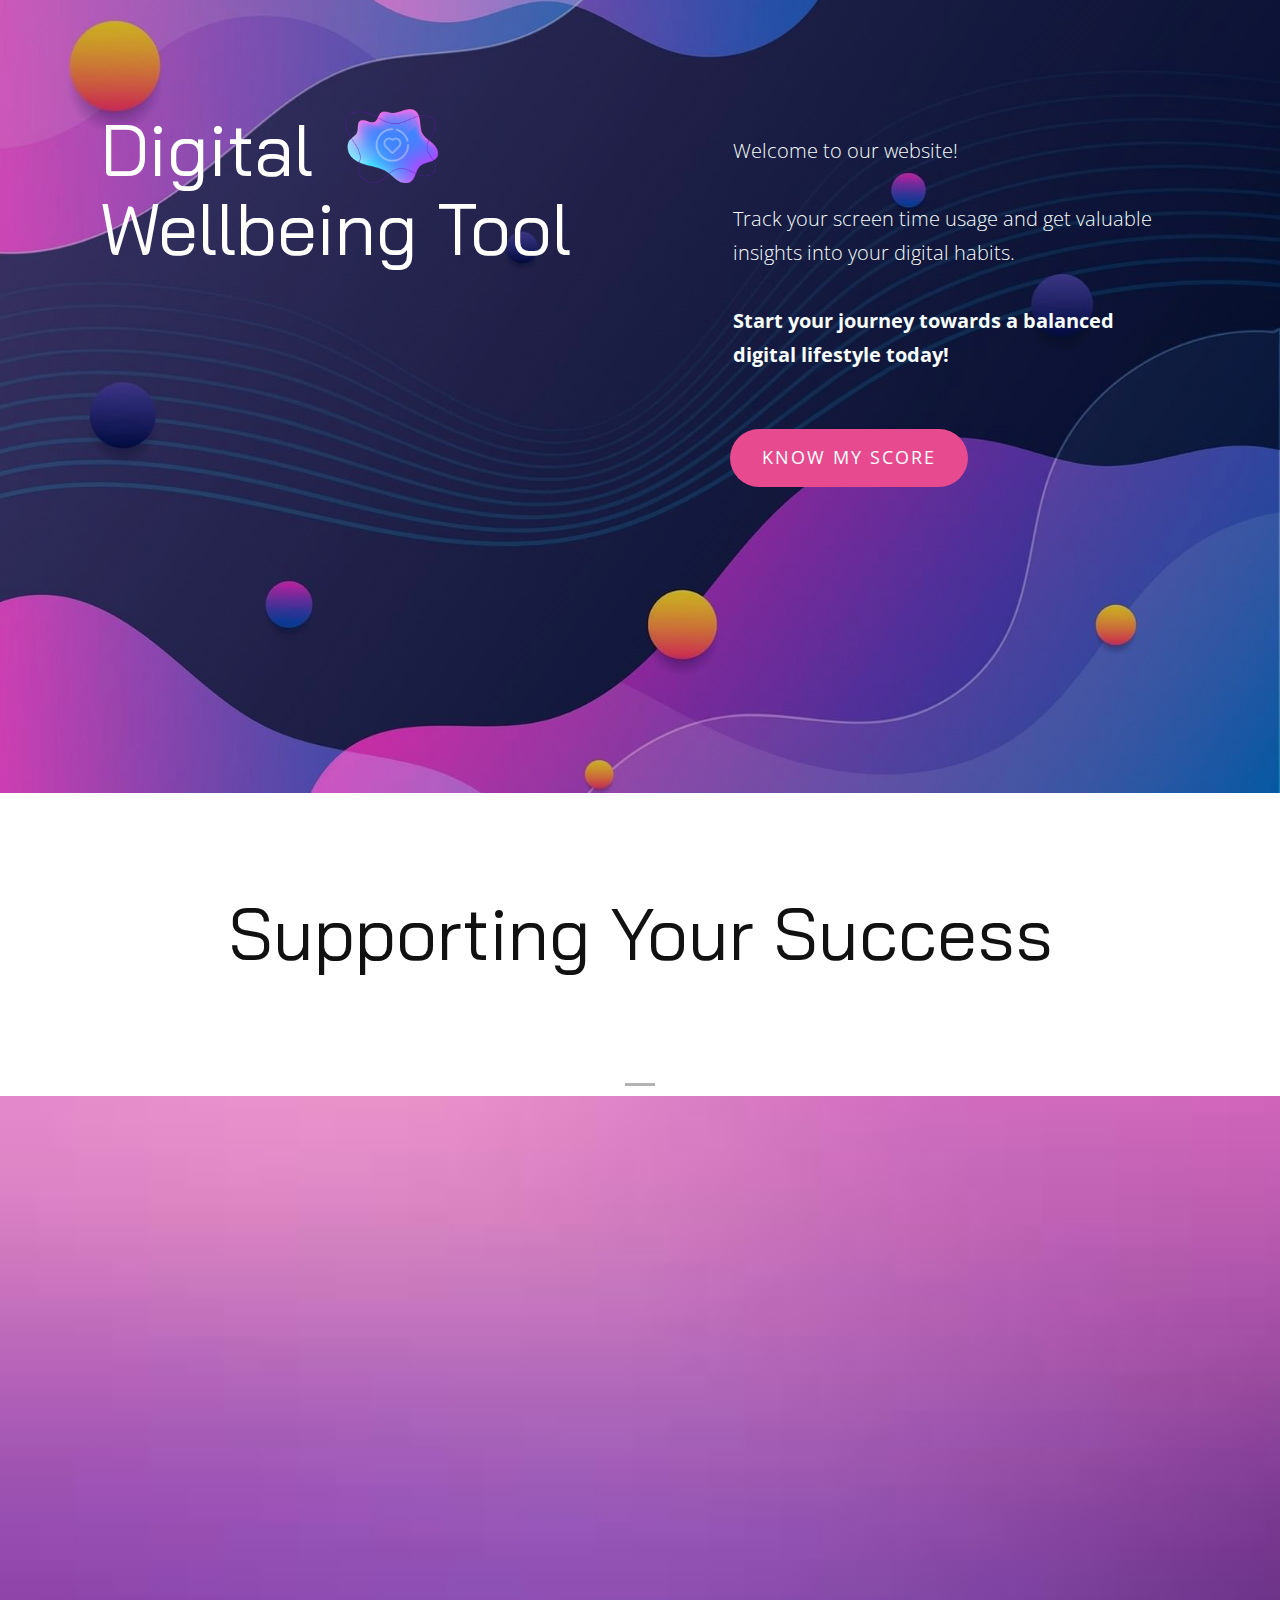
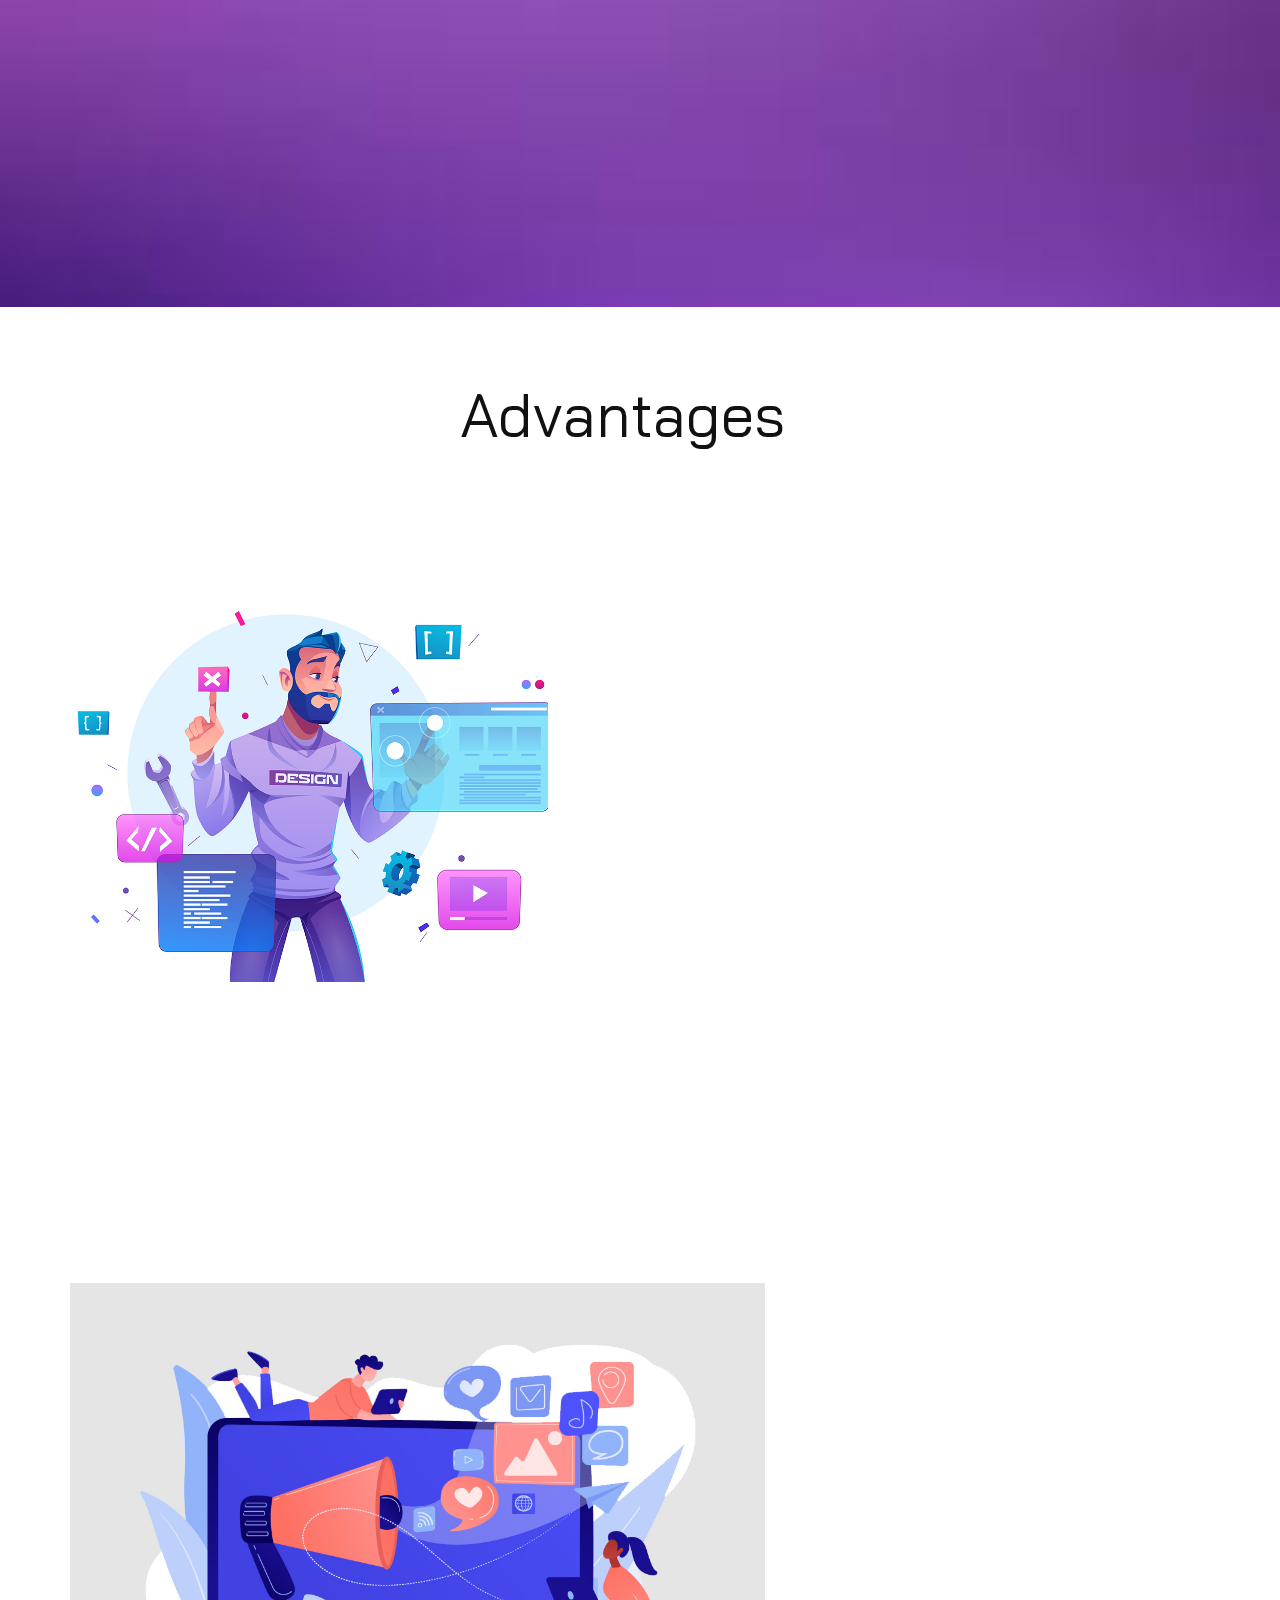
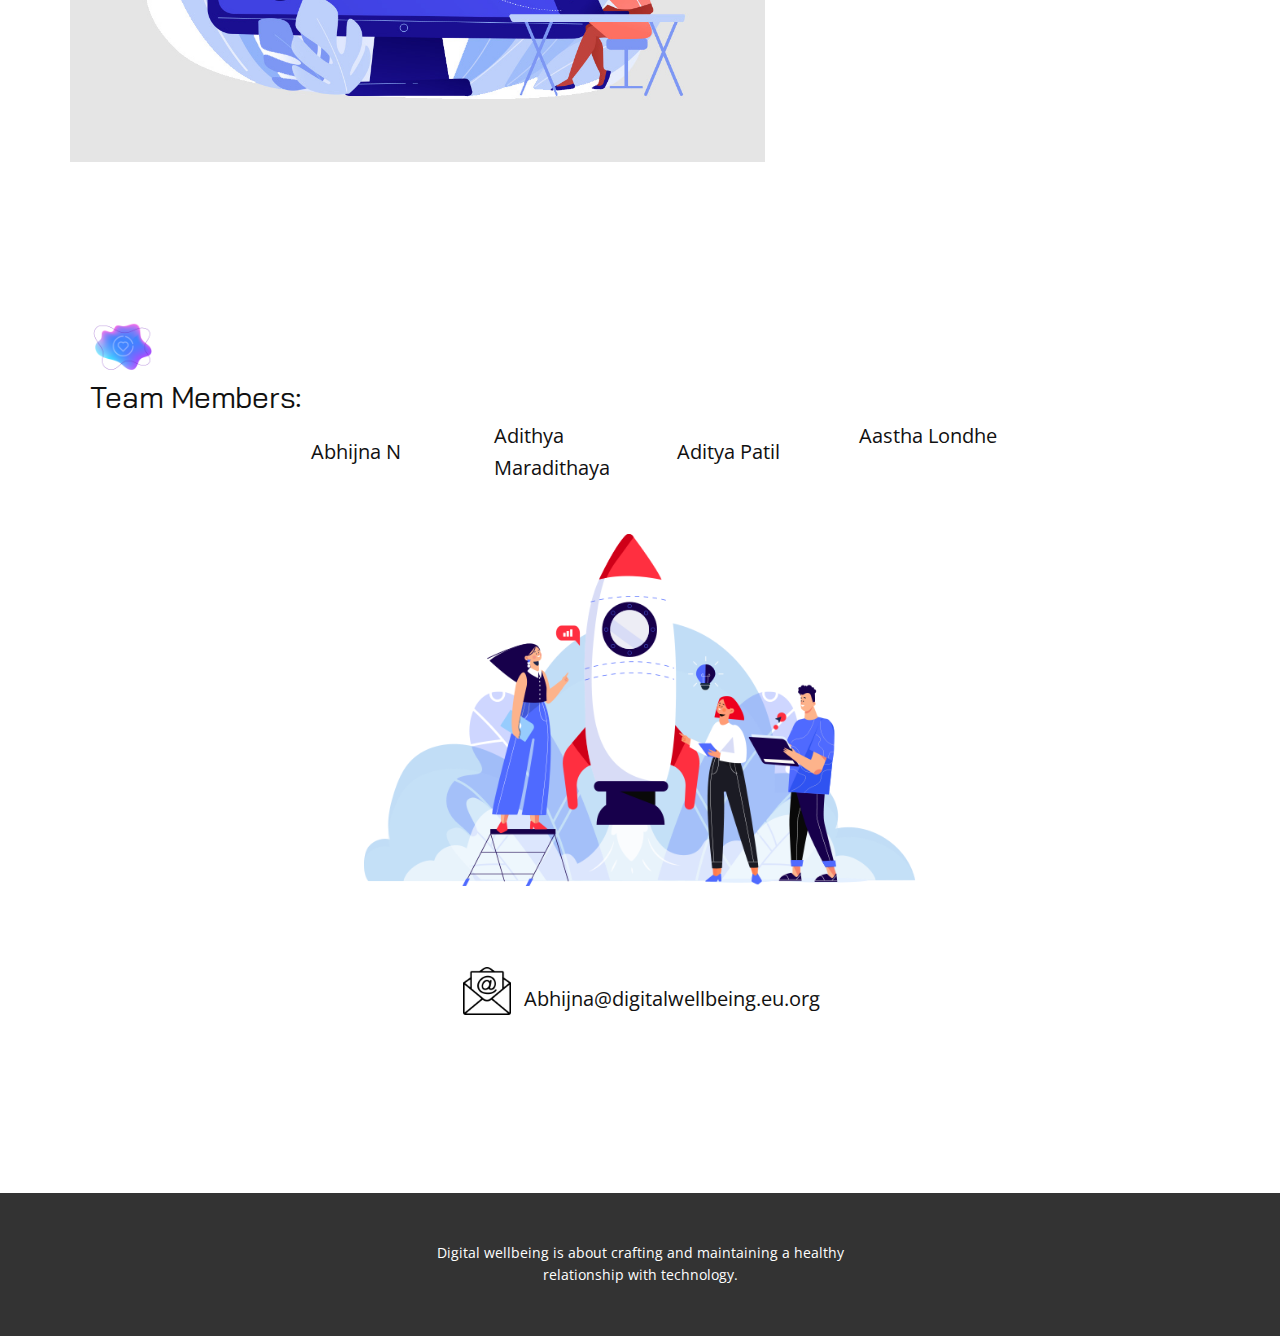
<file: index.html>
<!DOCTYPE html>
<html style="font-size: 16px;" lang="en"><head>
    <meta name="viewport" content="width=device-width, initial-scale=1.0">
    <meta charset="utf-8">
    <meta name="keywords" content="We live to turn great ideas, Key Features, What We Do, Our Portfolio">
    <meta name="description" content="">
    <title>DIGITAL WELLBEING</title>
    <link rel="stylesheet" href="css/nicepage.css" media="screen">
<link rel="stylesheet" href="css/Landing-page.css" media="screen">
    <script class="u-script" type="text/javascript" src="js/jquery.js" defer=""></script>
    <script class="u-script" type="text/javascript" src="js/nicepage.js" defer=""></script>
    
    <link id="u-theme-google-font" rel="stylesheet" href="https://fonts.googleapis.com/css?family=Open+Sans:300,300i,400,400i,500,500i,600,600i,700,700i,800,800i|Bai+Jamjuree:200,200i,300,300i,400,400i,500,500i,600,600i,700,700i">
    <link id="u-page-google-font" rel="stylesheet" href="https://fonts.googleapis.com/css?family=Bai+Jamjuree:200,200i,300,300i,400,400i,500,500i,600,600i,700,700i">







    <script type="application/ld+json">{
		"@context": "http://schema.org",
		"@type": "Organization",
		"name": "Site1"
}</script>
    <meta name="theme-color" content="#e84a90">
    <meta property="og:title" content="Landing page">
    <meta property="og:type" content="website">
  <meta data-intl-tel-input-cdn-path="intlTelInput/"></head>
  <body class="u-body u-overlap u-xl-mode" data-lang="en"><header class="u-align-center-sm u-align-center-xs u-clearfix u-header u-header" id="sec-dd13"><div class="u-clearfix u-sheet u-sheet-1">
        <img class="u-image u-image-contain u-image-default u-preserve-proportions u-image-1" src="images/Untitled18_202304141447132.png" alt="" data-image-width="1280" data-image-height="1280">
        <p class="u-text u-text-palette-5-light-3 u-text-1">Welcome to our website!<br>
          <br>Track your screen time usage and get valuable insights into your digital habits.<br>
          <br><b>Start your journey towards a balanced digital lifestyle today!</b>
        </p>
      </div></header>
    <section class="u-clearfix u-image u-shading u-section-1" id="carousel_b893">
      <div class="u-clearfix u-sheet u-sheet-1">
        <div class="u-clearfix u-expanded-width u-gutter-0 u-layout-spacing-vertical u-layout-wrap u-layout-wrap-1">
          <div class="u-gutter-0 u-layout">
            <div class="u-layout-row">
              <div class="u-size-34-lg u-size-34-xl u-size-35-md u-size-35-sm u-size-35-xs">
                <div class="u-layout-col">
                  <div class="u-container-style u-layout-cell u-left-cell u-size-30 u-layout-cell-1">
                    <div class="u-container-layout u-container-layout-1">
                      <h1 class="u-custom-font u-text u-title u-text-1">Digital Wellbeing Tool</h1>
                    </div>
                  </div>
                  <div class="u-align-left u-container-style u-layout-cell u-left-cell u-size-30 u-layout-cell-2">
                    <div class="u-container-layout u-valign-bottom-xl u-container-layout-2"></div>
                  </div>
                </div>
              </div>
              <div class="u-size-25-md u-size-25-sm u-size-25-xs u-size-26-lg u-size-26-xl">
                <div class="u-layout-row">
                  <div class="u-align-left u-container-style u-layout-cell u-right-cell u-size-60 u-layout-cell-3">
                    <div class="u-container-layout u-container-layout-3">
                      <a href="Input-page.html" class="u-border-none u-btn u-btn-round u-button-style u-color-scheme-summer-time u-color-style-multicolor-1 u-palette-1-base u-radius-50 u-btn-1">know my score</a>
                    </div>
                  </div>
                </div>
              </div>
            </div>
          </div>
        </div>
      </div>
    </section>
    <section class="u-carousel u-slide u-block-0fe7-1" id="carousel_13b1" data-interval="5000" data-u-ride="carousel">
      <ol class="u-absolute-hcenter u-carousel-indicators u-block-0fe7-2">
        <li data-u-target="#carousel_13b1" class="u-active u-grey-30" data-u-slide-to="0"></li>
      </ol>
      <div class="u-carousel-inner" role="listbox">
        <div class="u-active u-align-center u-carousel-item u-clearfix u-section-2-1">
          <div class="u-clearfix u-sheet u-sheet-1">
            <h1 class="u-text u-title u-text-1" data-animation-name="customAnimationIn" data-animation-duration="2000" data-animation-direction="Left">Supporting Your Success</h1>
          </div>
        </div>
      </div>
      <a class="u-absolute-vcenter u-border-2 u-border-hover-palette-1-light-2 u-border-palette-1-base u-carousel-control u-carousel-control-prev u-hidden u-icon-circle u-text-grey-30 u-text-hover-palette-1-light-2 u-block-0fe7-3" href="#carousel_13b1" role="button" data-u-slide="prev">
        <span aria-hidden="true">
          <svg class="u-svg-link" viewBox="0 0 477.175 477.175"><path d="M145.188,238.575l215.5-215.5c5.3-5.3,5.3-13.8,0-19.1s-13.8-5.3-19.1,0l-225.1,225.1c-5.3,5.3-5.3,13.8,0,19.1l225.1,225
                    c2.6,2.6,6.1,4,9.5,4s6.9-1.3,9.5-4c5.3-5.3,5.3-13.8,0-19.1L145.188,238.575z"></path></svg>
        </span>
        <span class="sr-only">Previous</span>
      </a>
      <a class="u-absolute-vcenter u-border-2 u-border-hover-palette-1-light-2 u-border-palette-1-base u-carousel-control u-carousel-control-next u-hidden u-icon-circle u-text-grey-30 u-text-hover-palette-1-light-2 u-block-0fe7-4" href="#carousel_13b1" role="button" data-u-slide="next">
        <span aria-hidden="true">
          <svg class="u-svg-link" viewBox="0 0 477.175 477.175"><path d="M360.731,229.075l-225.1-225.1c-5.3-5.3-13.8-5.3-19.1,0s-5.3,13.8,0,19.1l215.5,215.5l-215.5,215.5
                    c-5.3,5.3-5.3,13.8,0,19.1c2.6,2.6,6.1,4,9.5,4c3.4,0,6.9-1.3,9.5-4l225.1-225.1C365.931,242.875,365.931,234.275,360.731,229.075z"></path></svg>
        </span>
        <span class="sr-only">Next</span>
      </a>
    </section>
    <section class="u-align-center u-clearfix u-image u-section-3" id="carousel_42c4" data-image-width="275" data-image-height="183">
      <div class="u-clearfix u-sheet u-valign-middle-md u-valign-middle-sm u-valign-middle-xs u-sheet-1">
        <p class="u-align-left u-large-text u-text u-text-default u-text-variant u-text-1" data-animation-name="customAnimationIn" data-animation-duration="1000">This website is a platform for tracking and supervising a student's digital habit.&nbsp;<br>
          <br>Spending too much time infront of a screen can have a negative effect on academic achievement, mental health, and general wellbeing.<br>&nbsp;<br>Our digital wellbeing tool lets student input how much time they spend on screens and creates a customised scorecard.
        </p>
        <h3 class="u-align-left u-text u-text-2" data-animation-name="customAnimationIn" data-animation-duration="1000">Features</h3>
        <ul class="u-align-left u-text u-text-3" data-animation-name="customAnimationIn" data-animation-duration="1000">
          <li>A method for users to input their daily screen usage time </li>
          <li>A system for assigning users a score based on their screen time</li>
          <li>Recommendations for enhancing digital wellbeing based on the user's score</li>
        </ul>
      </div>
    </section>
    <section class="skrollable u-align-center u-clearfix u-hidden-xs u-image u-lightbox u-parallax u-section-4" id="carousel_b13d" data-image-width="275" data-image-height="183">






      <h2 class="u-align-center u-text u-text-default u-text-1">Advantages</h2>
      <div class="u-list u-list-1">
        <div class="u-repeater u-repeater-1">
          <div class="u-container-style u-hover-feature u-list-item u-repeater-item u-shape-rectangle u-list-item-1">
            <div class="u-container-layout u-similar-container u-valign-top-lg u-valign-top-md u-valign-top-sm u-valign-top-xs u-container-layout-1"><span class="u-custom-item u-icon u-text-white u-icon-1"><svg class="u-svg-link" preserveAspectRatio="xMidYMin slice" viewBox="0 0 51.997 51.997" style=""><use xmlns:xlink="http://www.w3.org/1999/xlink" xlink:href="#svg-ec98"></use></svg><svg class="u-svg-content" viewBox="0 0 51.997 51.997" x="0px" y="0px" id="svg-ec98" style="enable-background:new 0 0 51.997 51.997;"><g><path d="M51.911,16.242C51.152,7.888,45.239,1.827,37.839,1.827c-4.93,0-9.444,2.653-11.984,6.905
		c-2.517-4.307-6.846-6.906-11.697-6.906c-7.399,0-13.313,6.061-14.071,14.415c-0.06,0.369-0.306,2.311,0.442,5.478
		c1.078,4.568,3.568,8.723,7.199,12.013l18.115,16.439l18.426-16.438c3.631-3.291,6.121-7.445,7.199-12.014
		C52.216,18.553,51.97,16.611,51.911,16.242z M49.521,21.261c-0.984,4.172-3.265,7.973-6.59,10.985L25.855,47.481L9.072,32.25
		c-3.331-3.018-5.611-6.818-6.596-10.99c-0.708-2.997-0.417-4.69-0.416-4.701l0.015-0.101C2.725,9.139,7.806,3.826,14.158,3.826
		c4.687,0,8.813,2.88,10.771,7.515l0.921,2.183l0.921-2.183c1.927-4.564,6.271-7.514,11.069-7.514
		c6.351,0,11.433,5.313,12.096,12.727C49.938,16.57,50.229,18.264,49.521,21.261z"></path>
</g></svg></span>
              <p class="u-small-text u-text u-text-variant u-text-white u-text-2">Improved Physical health</p>
            </div>
          </div>
          <div class="u-container-style u-hover-feature u-list-item u-repeater-item u-shape-rectangle u-list-item-2">
            <div class="u-container-layout u-similar-container u-valign-top-lg u-valign-top-md u-valign-top-sm u-valign-top-xs u-container-layout-2"><span class="u-custom-item u-file-icon u-icon u-text-white u-icon-2"><img src="images/2.png" alt=""></span>
              <p class="u-small-text u-text u-text-variant u-text-white u-text-3">Improved Mental health</p>
            </div>
          </div>
          <div class="u-container-style u-hover-feature u-list-item u-repeater-item u-shape-rectangle u-list-item-3">
            <div class="u-container-layout u-similar-container u-valign-top-lg u-valign-top-md u-valign-top-sm u-valign-top-xs u-container-layout-3"><span class="u-custom-item u-file-icon u-icon u-text-white u-icon-3"><img src="images/3.png" alt=""></span>
              <p class="u-small-text u-text u-text-variant u-text-white u-text-4">Increased Productivity<br>
              </p>
            </div>
          </div>
          <div class="u-container-style u-hover-feature u-list-item u-repeater-item u-shape-rectangle u-list-item-4">
            <div class="u-container-layout u-similar-container u-valign-top-lg u-valign-top-md u-valign-top-sm u-valign-top-xs u-container-layout-4"><span class="u-custom-item u-file-icon u-icon u-text-white u-icon-4"><img src="images/8890394-371806ba.png" alt=""></span>
              <p class="u-small-text u-text u-text-variant u-text-white u-text-5">Enhanced Relationships<br>
                <br>
              </p>
            </div>
          </div>
        </div>
      </div>
      <img alt="" class="u-image u-image-default u-image-1" src="images/ffff.jpg" data-image-width="1200" data-image-height="800">
    </section>
    <section class="u-clearfix u-section-5" id="carousel_2b1c">
      <div class="u-clearfix u-sheet u-valign-middle-md u-valign-middle-sm u-sheet-1">
        <img class="u-image u-image-1" src="images/s.jpg" data-image-width="1158" data-image-height="818">
        <div class="u-gradient u-shape u-shape-circle u-shape-1" data-animation-name="customAnimationIn" data-animation-duration="1000" data-animation-delay="0"></div>
        <div class="u-align-left u-container-style u-grey-5 u-group u-group-1" data-animation-name="customAnimationIn" data-animation-duration="1000">
          <div class="u-container-layout u-container-layout-1">
            <h3 class="u-text u-text-1">About Us</h3>
            <p class="u-text u-text-2">We’re a group of interns who took up digital welbeing as our project topic and created this simple yet effective digital wellbeing tool.<br>
              <br>We hope more people realise the importance of digital wellbeing and work towards achieving a digitally healthy life.
            </p>
          </div>
        </div>
      </div>
    </section>
    <section class="skrollable u-align-center u-clearfix u-image u-parallax u-section-6" id="carousel_64ac" data-image-width="275" data-image-height="183">
      <div class="u-clearfix u-sheet u-sheet-1">
        <img class="u-image u-image-contain u-image-default u-preserve-proportions u-image-1" src="images/Untitled18_202304141447132.png" alt="" data-image-width="1280" data-image-height="1280">
        <h5 class="u-text u-text-1"> &nbsp;Team Members:&nbsp; </h5>
        <div class="u-list u-list-1">
          <div class="u-repeater u-repeater-1">
            <div class="u-container-style u-list-item u-repeater-item">
              <div class="u-container-layout u-similar-container u-valign-bottom-xs u-valign-middle-lg u-valign-middle-md u-valign-middle-sm u-valign-middle-xl u-container-layout-1">
                <p class="u-custom-item u-hover-feature u-large-text u-text u-text-variant u-text-2">Abhijna N</p>
              </div>
            </div>
            <div class="u-container-style u-list-item u-repeater-item">
              <div class="u-container-layout u-similar-container u-valign-bottom-xs u-valign-middle-lg u-valign-middle-md u-valign-middle-sm u-valign-middle-xl u-container-layout-2">
                <p class="u-custom-item u-hover-feature u-large-text u-text u-text-variant u-text-3">Adithya Maradithaya</p>
              </div>
            </div>
            <div class="u-container-style u-list-item u-repeater-item">
              <div class="u-container-layout u-similar-container u-valign-bottom-xs u-valign-middle-lg u-valign-middle-md u-valign-middle-sm u-valign-middle-xl u-container-layout-3">
                <p class="u-custom-item u-hover-feature u-large-text u-text u-text-variant u-text-4">Aditya Patil</p>
              </div>
            </div>
            <div class="u-container-style u-list-item u-repeater-item">
              <div class="u-container-layout u-similar-container u-valign-bottom-xs u-valign-middle-lg u-valign-middle-md u-valign-middle-sm u-valign-middle-xl u-container-layout-4">
                <p class="u-custom-item u-hover-feature u-large-text u-text u-text-variant u-text-5">Aastha Londhe<br>
                  <br>
                </p>
              </div>
            </div>
          </div>
        </div>
        <img class="u-image u-image-contain u-image-default u-image-2" src="images/Untitled-2.png" alt="" data-image-width="688" data-image-height="432"><span class="u-file-icon u-icon u-icon-1"><img src="images/2165061.png" alt=""></span>
        <p class="u-large-text u-text u-text-default u-text-variant u-text-6">Abhijna@digitalwellbeing.eu.org</p>
      </div>




    </section>


    <footer class="u-align-center u-clearfix u-footer u-grey-80 u-footer" id="sec-5185"><div class="u-clearfix u-sheet u-sheet-1">
        <p class="u-small-text u-text u-text-variant u-text-1">Digital wellbeing is about crafting and maintaining a healthy relationship with technology.</p>
      </div></footer>
    <span style="height: 64px; width: 64px; margin-left: 0px; margin-right: auto; margin-top: 0px; background-image: none; right: 20px; bottom: 20px; padding: 15px" class="u-back-to-top u-icon u-icon-circle u-opacity u-opacity-85 u-palette-1-base" data-href="#">
        <svg class="u-svg-link" preserveAspectRatio="xMidYMin slice" viewBox="0 0 551.13 551.13"><use xmlns:xlink="http://www.w3.org/1999/xlink" xlink:href="#svg-1d98"></use></svg>
        <svg class="u-svg-content" enable-background="new 0 0 551.13 551.13" viewBox="0 0 551.13 551.13" xmlns="http://www.w3.org/2000/svg" id="svg-1d98"><path d="m275.565 189.451 223.897 223.897h51.668l-275.565-275.565-275.565 275.565h51.668z"></path></svg>
    </span>

</body></html>
</file>
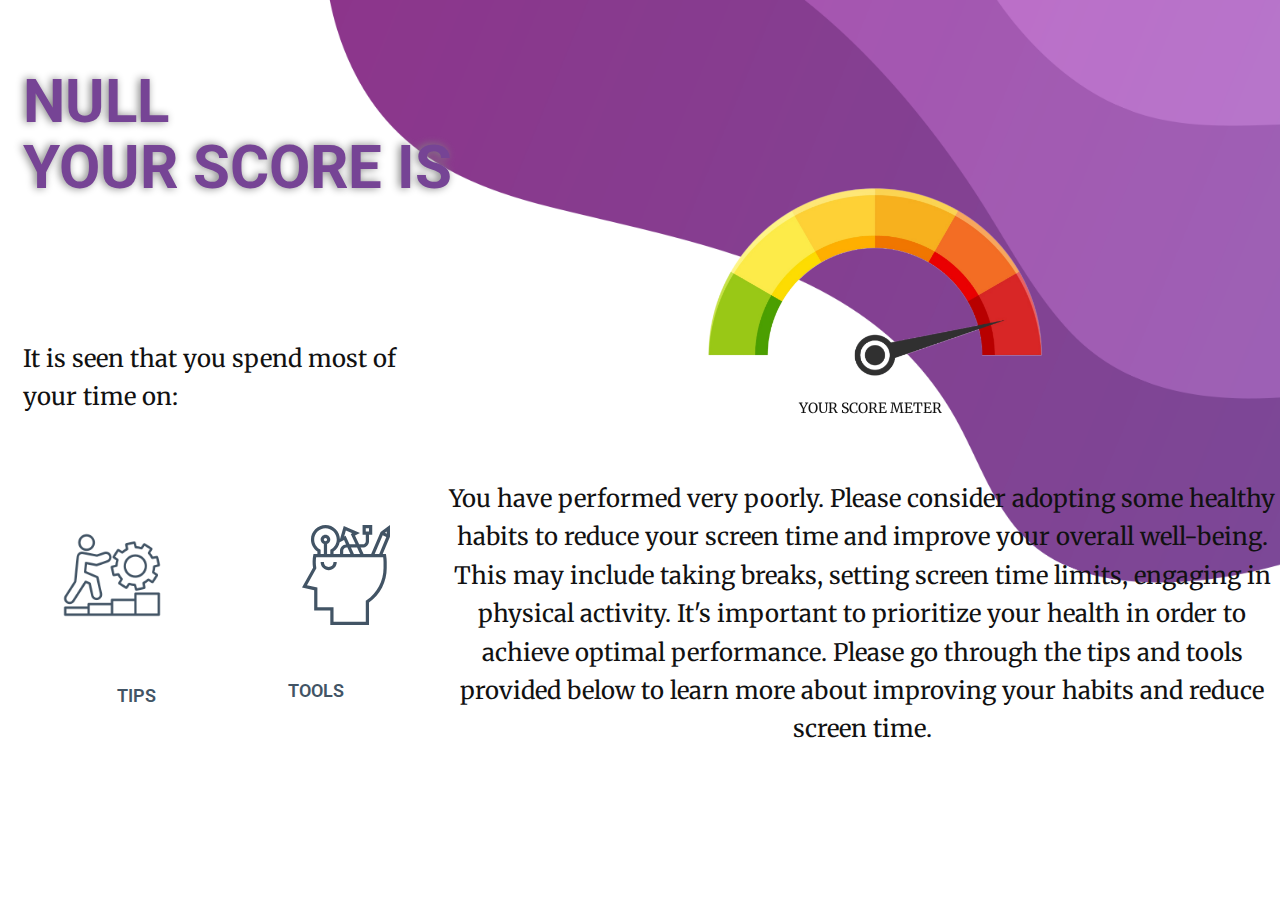
<file: 0.html>
<!DOCTYPE html>
<html style="font-size: 16px;" lang="en"><head>
    <meta name="viewport" content="width=device-width, initial-scale=1.0">
    <meta charset="utf-8">

    <title>SCORE</title>
    <link rel="stylesheet" href="css/score.css" media="screen">
    <link rel="stylesheet" href="css/media.css" media="screen">
    <script class="u-script" type="text/javascript" src="js/jquery_score.js" defer=""></script>
    <script class="u-script" type="text/javascript" src="js/score.js" defer=""></script>

    <link id="u-theme-google-font" rel="stylesheet" href="https://fonts.googleapis.com/css?family=Roboto:100,100i,300,300i,400,400i,500,500i,700,700i,900,900i|Open+Sans:300,300i,400,400i,500,500i,600,600i,700,700i,800,800i">
    <link id="u-page-google-font" rel="stylesheet" href="https://fonts.googleapis.com/css?family=Merriweather:300,300i,400,400i,700,700i,900,900i">



    <meta name="theme-color" content="#478ac9">
    <meta property="og:title" content="10">
    <meta property="og:type" content="website">
  <meta data-intl-tel-input-cdn-path="intlTelInput/"></head>
  <body class="u-body u-xl-mode" data-lang="en">
    <section class="u-align-center u-clearfix u-image u-section-1" id="carousel_c3b3">






      <div class="u-clearfix u-gutter-0 u-layout-wrap u-layout-wrap-1">
        <div class="u-gutter-0 u-layout">
          <div class="u-layout-row">
            <div class="u-size-60">
              <div class="u-layout-col">
                <div class="u-size-40">
                  <div class="u-layout-row">
                    <div class="u-align-left u-container-style u-layout-cell u-left-cell u-size-60 u-layout-cell-1">
                      <div class="u-container-layout u-container-layout-1">
                        <h1 class="u-hover-feature u-radius-10 u-text u-text-custom-color-1 u-title u-text-1"><span id="name"></span><br>YOUR SCORE IS&nbsp;<br>&nbsp; &nbsp; &nbsp; &nbsp; &nbsp; &nbsp;<span id="score"></span>
                        </h1>
                        <p class="u-large-text u-text u-text-default-xl u-text-variant u-text-2">It is seen that you spend most of your time on:<div class="category"><ul id="categories"></ul></div></p>

                        <script>
                          var name = localStorage.getItem("name");
                          var score = localStorage.getItem("score");
                          var categories = localStorage.getItem("categories");
                          document.getElementById("name").innerHTML = name;
                          document.getElementById("score").innerHTML = score;
                          var categoriesList = document.getElementById("categories");
                          categories = JSON.parse(categories); // convert string to array
                          for (var i = 0; i < categories.length; i++) {
                            var category = categories[i];
                            var listItem = document.createElement("li");
                            listItem.innerHTML = category;
                            categoriesList.appendChild(listItem);
                          }
                        </script>
                      </div>
                    </div>
                  </div>
                </div>
                <div class="u-size-20">
                  <div class="u-layout-row">
                    <div class="u-align-center u-container-style u-layout-cell u-left-cell u-size-28 u-layout-cell-2">
                      <div class="u-container-layout u-container-layout-2">
                        <span class="u-file-icon u-hover-feature u-icon u-text-palette-1-dark-2 u-icon-1" data-href="Improvement-tips.html" data-target="_blank">
                          <img src="images/9482916-93a401cc.png" alt=""></span>
                          <h5 class="u-hover-feature u-text u-text-3">
                          <a class="u-active-none u-btn u-button-link u-button-style u-hover-feature u-hover-none u-none u-text-palette-1-dark-2 u-btn-1" href="Improvement-tips.html" target="_blank">‏‏‎‏‏‎‏‏‎‏‏‎<div class="tip">TIPS</div></a>
                          </h5>
                      </div>
                    </div>
                    <div class="u-align-center u-container-style u-layout-cell u-size-32 u-layout-cell-3">
                      <div class="u-container-layout u-container-layout-3"><span class="u-hover-feature u-icon u-icon-circle u-text-palette-1-dark-2 u-icon-2" data-href="Help-tools.html" data-target="_blank"><svg class="u-svg-link" preserveAspectRatio="xMidYMin slice" viewBox="0 0 295.238 295.238" style=""><use xmlns:xlink="http://www.w3.org/1999/xlink" xlink:href="#svg-c8c9"></use></svg><svg class="u-svg-content" viewBox="0 0 295.238 295.238" x="0px" y="0px" id="svg-c8c9" style="enable-background:new 0 0 295.238 295.238;"><g><g><g><path d="M277.462,0.09l-27.681,20.72l-27.838,64.905h-22.386l-8.79-19.048h5.743c10.505,0,19.048-8.452,19.048-18.957V28.571     h9.524V0H196.51v28.571h9.524V47.71c0,5.248-4.271,9.433-9.524,9.433h-10.138L174.2,30.81l14.581-7.267L141.038,3.095     l-11.224,39.281c-0.305-23.371-19.386-42.29-42.829-42.29c-23.633,0-42.857,19.224-42.857,42.857     c0,14.281,7.233,27.676,19.048,35.595v7.176H51.643L50.9,89.619c-2.314,12.005-2.529,24.343-0.638,36.648l-32.486,57.905     l35.876,8.195v60.014h47.619v42.857h114.286v-66.357c33.333-23.581,52.371-61.495,52.343-101.943l0.01-17.371     c0-6.548-0.605-13.276-1.824-19.905l-0.705-3.948h-9.348l21.429-51.338V0.09z M206.033,19.138V9.614h9.524v9.524H206.033z      M189.067,85.714h-18.062l-8.657-19.048h17.929L189.067,85.714z M147.219,16.119l18.929,8.11l-4.467,2.19l14.2,30.724h-17.862     l-11.605-25.471l-4.262,2.152L147.219,16.119z M160.543,85.715h-21.176v-9.433c0-5.252,4.271-9.614,9.524-9.614h2.995v-0.001     L160.543,85.715z M141.843,44.652l5.776,12.71c-9.905,0.667-17.776,8.848-17.776,18.919v9.433h-19.048v-7.176     c9.529-6.386,15.995-16.352,18.176-27.452L141.843,44.652z M53.653,42.948c0-18.376,14.957-33.333,33.333-33.333     c18.376,0,33.333,14.957,33.333,33.333c0,11.829-6.39,22.881-16.671,28.838l-2.376,1.371v12.557h-9.524V56.352     c5.529-1.971,9.524-7.21,9.524-13.41c0-7.876-6.41-14.286-14.286-14.286c-7.876,0-14.286,6.411-14.286,14.287     c0,6.2,3.995,11.438,9.524,13.41v29.362H72.7V73.157l-2.376-1.376C60.043,65.824,53.653,54.776,53.653,42.948z M86.986,47.71     c-2.629,0-4.762-2.139-4.762-4.762c0-2.629,2.133-4.762,4.762-4.762c2.629,0,4.762,2.133,4.762,4.762S89.615,47.71,86.986,47.71z      M257.366,95.239c0.691,4.761,1.039,9.59,1.039,14.285l0.01,17.405c0.029,38.148-18.795,73.871-50.286,95.552l-2.095,1.429     v61.805h-95.238v-42.857h-47.62v-58.086l-30.862-7.043l27.876-49.7l-0.271-1.7c-1.771-10.419-1.871-21.567-0.333-31.09h3.59     h47.619H257.366z M245.714,85.714H232.3l23.738-55.343l10.557,5.257L245.714,85.714z M267.938,25.714l-5.267-2.633l5.267-3.943     V25.714z"></path><path d="M96.51,123.81c-7.876,0-14.286-4.762-14.286-14.286H72.7c0,14.286,10.681,23.81,23.81,23.81     c13.129,0,23.81-9.524,23.81-23.81h-9.524C110.795,119.048,104.386,123.81,96.51,123.81z"></path>
</g>
</g>
</g></svg></span>
                        <h5 class="u-text u-text-palette-1-dark-2 u-text-4">
                          <a class="u-active-none u-btn u-button-link u-button-style u-hover-feature u-hover-none u-none u-btn-2" href="Help-tools.html" target="_blank">‏‏‎<div class="tool">TOOLS</div></a>
                        </h5>
                      </div>
                    </div>
                  </div>
                </div>
              </div>
            </div>
          </div>
        </div>
      </div>
      <p class="u-large-text u-text u-text-variant u-text-5">You have performed very poorly. Please consider adopting some healthy habits to reduce your screen time and improve your overall well-being. This may include taking breaks, setting screen time limits, engaging in physical activity. It's important to prioritize your health in order to achieve optimal performance. Please go through the tips and tools provided below to learn more about improving your habits and reduce screen time.
      </p>
      <img class="u-image u-image-contain u-image-default u-image-1" src="images/rm6.png" alt="" data-image-width="1298" data-image-height="730" data-animation-name="customAnimationIn" data-animation-duration="1000">
      <p class="u-large-text u-text u-text-variant u-text-6" data-animation-name="customAnimationIn" data-animation-duration="1000" data-animation-direction="X">Your score meter </p>
    </section>
</body></html>
</file>
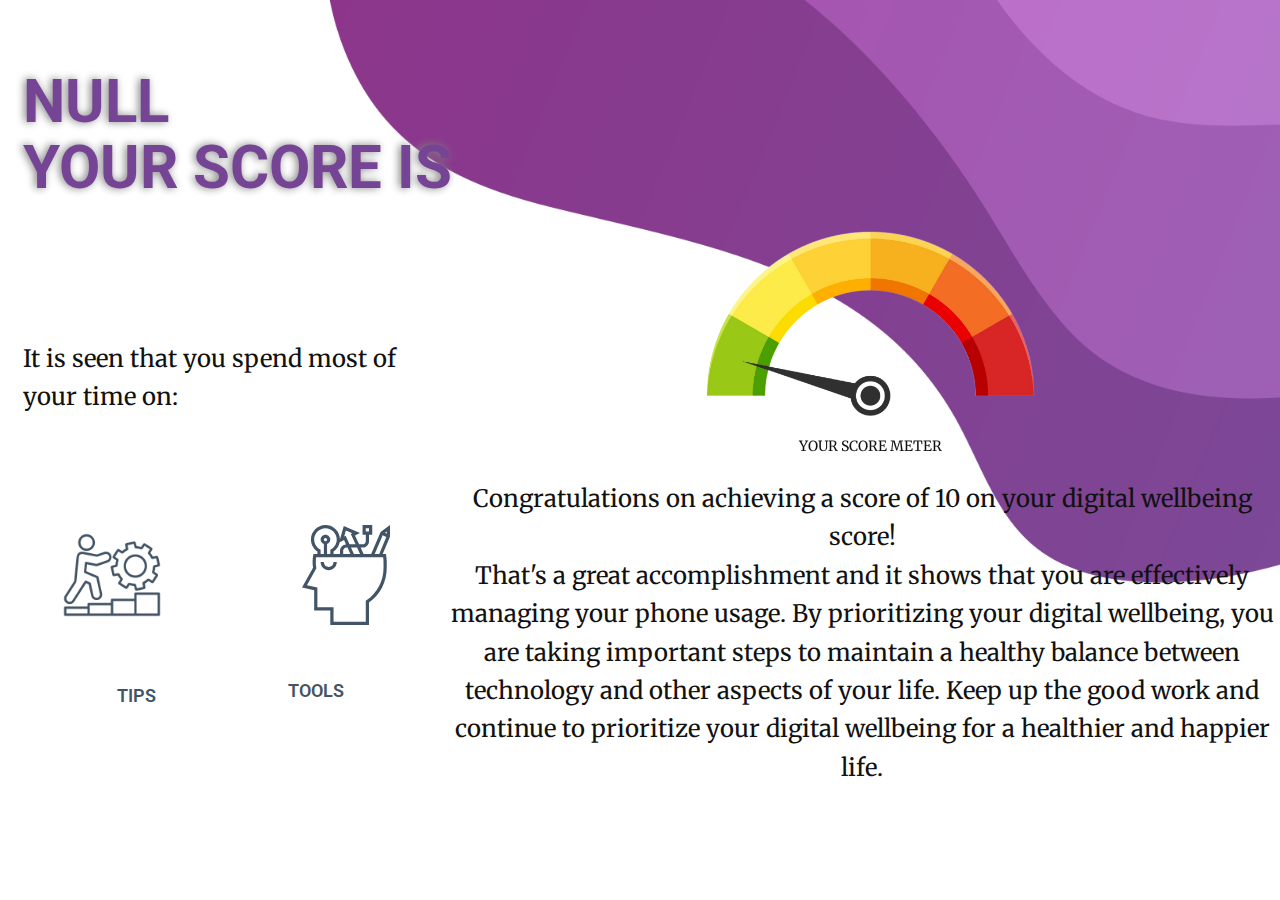
<file: 10.html>
<!DOCTYPE html>
<html style="font-size: 16px;" lang="en"><head>
    <meta name="viewport" content="width=device-width, initial-scale=1.0">
    <meta charset="utf-8">

    <title>SCORE</title>
    <link rel="stylesheet" href="css/score.css" media="screen">
    <link rel="stylesheet" href="css/media.css" media="screen">
    <script class="u-script" type="text/javascript" src="js/jquery_score.js" defer=""></script>
    <script class="u-script" type="text/javascript" src="js/score.js" defer=""></script>

    <link id="u-theme-google-font" rel="stylesheet" href="https://fonts.googleapis.com/css?family=Roboto:100,100i,300,300i,400,400i,500,500i,700,700i,900,900i|Open+Sans:300,300i,400,400i,500,500i,600,600i,700,700i,800,800i">
    <link id="u-page-google-font" rel="stylesheet" href="https://fonts.googleapis.com/css?family=Merriweather:300,300i,400,400i,700,700i,900,900i">



    <meta name="theme-color" content="#478ac9">
    <meta property="og:title" content="10">
    <meta property="og:type" content="website">
  <meta data-intl-tel-input-cdn-path="intlTelInput/"></head>
  <body class="u-body u-xl-mode" data-lang="en">
    <section class="u-align-center u-clearfix u-image u-section-1" id="carousel_c3b3">






      <div class="u-clearfix u-gutter-0 u-layout-wrap u-layout-wrap-1">
        <div class="u-gutter-0 u-layout">
          <div class="u-layout-row">
            <div class="u-size-60">
              <div class="u-layout-col">
                <div class="u-size-40">
                  <div class="u-layout-row">
                    <div class="u-align-left u-container-style u-layout-cell u-left-cell u-size-60 u-layout-cell-1">
                      <div class="u-container-layout u-container-layout-1">
                        <h1 class="u-hover-feature u-radius-10 u-text u-text-custom-color-1 u-title u-text-1"><span id="name"></span><br>YOUR SCORE IS&nbsp;<br>&nbsp; &nbsp; &nbsp; &nbsp; &nbsp; &nbsp;<span id="score"></span>
                        </h1>
                        <p class="u-large-text u-text u-text-default-xl u-text-variant u-text-2">It is seen that you spend most of your time on:<div class="category"><ul id="categories"></ul></div></p>

                        <script>
                          var name = localStorage.getItem("name");
                          var score = localStorage.getItem("score");
                          var categories = localStorage.getItem("categories");
                          document.getElementById("name").innerHTML = name;
                          document.getElementById("score").innerHTML = score;
                          var categoriesList = document.getElementById("categories");
                          categories = JSON.parse(categories); // convert string to array
                          for (var i = 0; i < categories.length; i++) {
                            var category = categories[i];
                            var listItem = document.createElement("li");
                            listItem.innerHTML = category;
                            categoriesList.appendChild(listItem);
                          }
                        </script>
                      </div>
                    </div>
                  </div>
                </div>
                <div class="u-size-20">
                  <div class="u-layout-row">
                    <div class="u-align-center u-container-style u-layout-cell u-left-cell u-size-28 u-layout-cell-2">
                      <div class="u-container-layout u-container-layout-2">
                        <span class="u-file-icon u-hover-feature u-icon u-text-palette-1-dark-2 u-icon-1" data-href="Improvement-tips.html" data-target="_blank">
                          <img src="images/9482916-93a401cc.png" alt=""></span>
                          <h5 class="u-hover-feature u-text u-text-3">
                          <a class="u-active-none u-btn u-button-link u-button-style u-hover-feature u-hover-none u-none u-text-palette-1-dark-2 u-btn-1" href="Improvement-tips.html" target="_blank">‏‏‎‏‏‎‏‏‎‏‏‎<div class="tip">TIPS</div></a>
                          </h5>
                      </div>
                    </div>
                    <div class="u-align-center u-container-style u-layout-cell u-size-32 u-layout-cell-3">
                      <div class="u-container-layout u-container-layout-3"><span class="u-hover-feature u-icon u-icon-circle u-text-palette-1-dark-2 u-icon-2" data-href="Help-tools.html" data-target="_blank"><svg class="u-svg-link" preserveAspectRatio="xMidYMin slice" viewBox="0 0 295.238 295.238" style=""><use xmlns:xlink="http://www.w3.org/1999/xlink" xlink:href="#svg-c8c9"></use></svg><svg class="u-svg-content" viewBox="0 0 295.238 295.238" x="0px" y="0px" id="svg-c8c9" style="enable-background:new 0 0 295.238 295.238;"><g><g><g><path d="M277.462,0.09l-27.681,20.72l-27.838,64.905h-22.386l-8.79-19.048h5.743c10.505,0,19.048-8.452,19.048-18.957V28.571     h9.524V0H196.51v28.571h9.524V47.71c0,5.248-4.271,9.433-9.524,9.433h-10.138L174.2,30.81l14.581-7.267L141.038,3.095     l-11.224,39.281c-0.305-23.371-19.386-42.29-42.829-42.29c-23.633,0-42.857,19.224-42.857,42.857     c0,14.281,7.233,27.676,19.048,35.595v7.176H51.643L50.9,89.619c-2.314,12.005-2.529,24.343-0.638,36.648l-32.486,57.905     l35.876,8.195v60.014h47.619v42.857h114.286v-66.357c33.333-23.581,52.371-61.495,52.343-101.943l0.01-17.371     c0-6.548-0.605-13.276-1.824-19.905l-0.705-3.948h-9.348l21.429-51.338V0.09z M206.033,19.138V9.614h9.524v9.524H206.033z      M189.067,85.714h-18.062l-8.657-19.048h17.929L189.067,85.714z M147.219,16.119l18.929,8.11l-4.467,2.19l14.2,30.724h-17.862     l-11.605-25.471l-4.262,2.152L147.219,16.119z M160.543,85.715h-21.176v-9.433c0-5.252,4.271-9.614,9.524-9.614h2.995v-0.001     L160.543,85.715z M141.843,44.652l5.776,12.71c-9.905,0.667-17.776,8.848-17.776,18.919v9.433h-19.048v-7.176     c9.529-6.386,15.995-16.352,18.176-27.452L141.843,44.652z M53.653,42.948c0-18.376,14.957-33.333,33.333-33.333     c18.376,0,33.333,14.957,33.333,33.333c0,11.829-6.39,22.881-16.671,28.838l-2.376,1.371v12.557h-9.524V56.352     c5.529-1.971,9.524-7.21,9.524-13.41c0-7.876-6.41-14.286-14.286-14.286c-7.876,0-14.286,6.411-14.286,14.287     c0,6.2,3.995,11.438,9.524,13.41v29.362H72.7V73.157l-2.376-1.376C60.043,65.824,53.653,54.776,53.653,42.948z M86.986,47.71     c-2.629,0-4.762-2.139-4.762-4.762c0-2.629,2.133-4.762,4.762-4.762c2.629,0,4.762,2.133,4.762,4.762S89.615,47.71,86.986,47.71z      M257.366,95.239c0.691,4.761,1.039,9.59,1.039,14.285l0.01,17.405c0.029,38.148-18.795,73.871-50.286,95.552l-2.095,1.429     v61.805h-95.238v-42.857h-47.62v-58.086l-30.862-7.043l27.876-49.7l-0.271-1.7c-1.771-10.419-1.871-21.567-0.333-31.09h3.59     h47.619H257.366z M245.714,85.714H232.3l23.738-55.343l10.557,5.257L245.714,85.714z M267.938,25.714l-5.267-2.633l5.267-3.943     V25.714z"></path><path d="M96.51,123.81c-7.876,0-14.286-4.762-14.286-14.286H72.7c0,14.286,10.681,23.81,23.81,23.81     c13.129,0,23.81-9.524,23.81-23.81h-9.524C110.795,119.048,104.386,123.81,96.51,123.81z"></path>
</g>
</g>
</g></svg></span>
                        <h5 class="u-text u-text-palette-1-dark-2 u-text-4">
                          <a class="u-active-none u-btn u-button-link u-button-style u-hover-feature u-hover-none u-none u-btn-2" href="Help-tools.html" target="_blank">‏‏‎<div class="tool">TOOLS</div></a>
                        </h5>
                      </div>
                    </div>
                  </div>
                </div>
              </div>
            </div>
          </div>
        </div>
      </div>
      <p class="u-large-text u-text u-text-variant u-text-5">Congratulations on achieving a score of 10 on your digital wellbeing score!<br>That's a great accomplishment and it shows that you are effectively managing your phone usage. By prioritizing your digital wellbeing, you are taking important steps to maintain a healthy balance between technology and other aspects of your life. Keep up the good work and continue to prioritize your digital wellbeing for a healthier and happier life.
      </p>
      <img class="u-image u-image-contain u-image-default u-image-1" src="images/rm1.png" alt="" data-image-width="1298" data-image-height="730" data-animation-name="customAnimationIn" data-animation-duration="1000">
      <p class="u-large-text u-text u-text-variant u-text-6" data-animation-name="customAnimationIn" data-animation-duration="1000" data-animation-direction="X">Your score meter </p>
    </section>
</body></html>
</file>
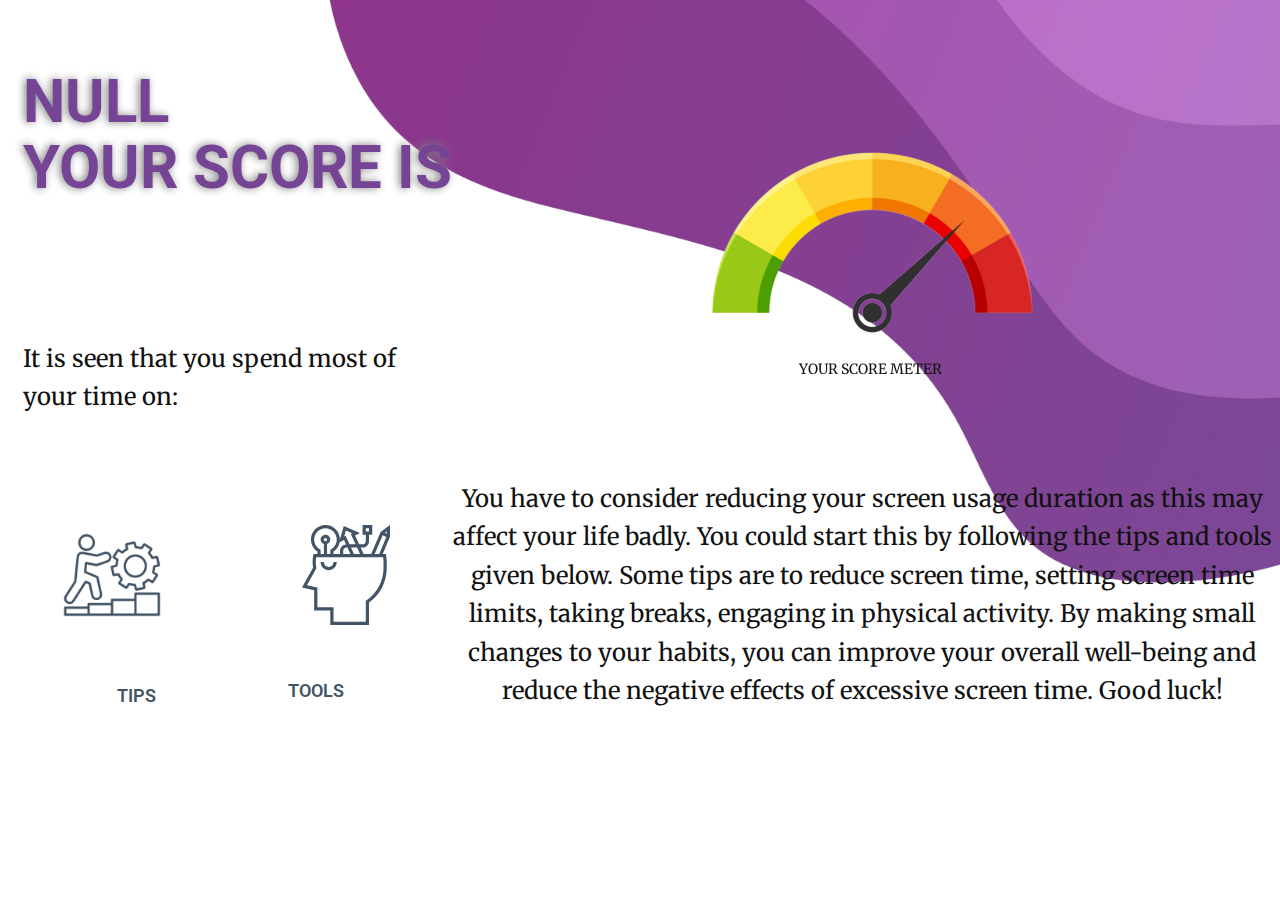
<file: 2.html>
<!DOCTYPE html>
<html style="font-size: 16px;" lang="en"><head>
    <meta name="viewport" content="width=device-width, initial-scale=1.0">
    <meta charset="utf-8">

    <title>SCORE</title>
    <link rel="stylesheet" href="css/score.css" media="screen">
    <link rel="stylesheet" href="css/media.css" media="screen">
    <script class="u-script" type="text/javascript" src="js/jquery_score.js" defer=""></script>
    <script class="u-script" type="text/javascript" src="js/score.js" defer=""></script>

    <link id="u-theme-google-font" rel="stylesheet" href="https://fonts.googleapis.com/css?family=Roboto:100,100i,300,300i,400,400i,500,500i,700,700i,900,900i|Open+Sans:300,300i,400,400i,500,500i,600,600i,700,700i,800,800i">
    <link id="u-page-google-font" rel="stylesheet" href="https://fonts.googleapis.com/css?family=Merriweather:300,300i,400,400i,700,700i,900,900i">



    <meta name="theme-color" content="#478ac9">
    <meta property="og:title" content="10">
    <meta property="og:type" content="website">
  <meta data-intl-tel-input-cdn-path="intlTelInput/"></head>
  <body class="u-body u-xl-mode" data-lang="en">
    <section class="u-align-center u-clearfix u-image u-section-1" id="carousel_c3b3">






      <div class="u-clearfix u-gutter-0 u-layout-wrap u-layout-wrap-1">
        <div class="u-gutter-0 u-layout">
          <div class="u-layout-row">
            <div class="u-size-60">
              <div class="u-layout-col">
                <div class="u-size-40">
                  <div class="u-layout-row">
                    <div class="u-align-left u-container-style u-layout-cell u-left-cell u-size-60 u-layout-cell-1">
                      <div class="u-container-layout u-container-layout-1">
                        <h1 class="u-hover-feature u-radius-10 u-text u-text-custom-color-1 u-title u-text-1"><span id="name"></span><br>YOUR SCORE IS&nbsp;<br>&nbsp; &nbsp; &nbsp; &nbsp; &nbsp; &nbsp;<span id="score"></span>
                        </h1>
                        <p class="u-large-text u-text u-text-default-xl u-text-variant u-text-2">It is seen that you spend most of your time on:<div class="category"><ul id="categories"></ul></div></p>

                        <script>
                          var name = localStorage.getItem("name");
                          var score = localStorage.getItem("score");
                          var categories = localStorage.getItem("categories");
                          document.getElementById("name").innerHTML = name;
                          document.getElementById("score").innerHTML = score;
                          var categoriesList = document.getElementById("categories");
                          categories = JSON.parse(categories); // convert string to array
                          for (var i = 0; i < categories.length; i++) {
                            var category = categories[i];
                            var listItem = document.createElement("li");
                            listItem.innerHTML = category;
                            categoriesList.appendChild(listItem);
                          }
                        </script>
                      </div>
                    </div>
                  </div>
                </div>
                <div class="u-size-20">
                  <div class="u-layout-row">
                    <div class="u-align-center u-container-style u-layout-cell u-left-cell u-size-28 u-layout-cell-2">
                      <div class="u-container-layout u-container-layout-2">
                        <span class="u-file-icon u-hover-feature u-icon u-text-palette-1-dark-2 u-icon-1" data-href="Improvement-tips.html" data-target="_blank">
                          <img src="images/9482916-93a401cc.png" alt=""></span>
                          <h5 class="u-hover-feature u-text u-text-3">
                          <a class="u-active-none u-btn u-button-link u-button-style u-hover-feature u-hover-none u-none u-text-palette-1-dark-2 u-btn-1" href="Improvement-tips.html" target="_blank">‏‏‎‏‏‎‏‏‎‏‏‎<div class="tip">TIPS</div></a>
                          </h5>
                      </div>
                    </div>
                    <div class="u-align-center u-container-style u-layout-cell u-size-32 u-layout-cell-3">
                      <div class="u-container-layout u-container-layout-3"><span class="u-hover-feature u-icon u-icon-circle u-text-palette-1-dark-2 u-icon-2" data-href="Help-tools.html" data-target="_blank"><svg class="u-svg-link" preserveAspectRatio="xMidYMin slice" viewBox="0 0 295.238 295.238" style=""><use xmlns:xlink="http://www.w3.org/1999/xlink" xlink:href="#svg-c8c9"></use></svg><svg class="u-svg-content" viewBox="0 0 295.238 295.238" x="0px" y="0px" id="svg-c8c9" style="enable-background:new 0 0 295.238 295.238;"><g><g><g><path d="M277.462,0.09l-27.681,20.72l-27.838,64.905h-22.386l-8.79-19.048h5.743c10.505,0,19.048-8.452,19.048-18.957V28.571     h9.524V0H196.51v28.571h9.524V47.71c0,5.248-4.271,9.433-9.524,9.433h-10.138L174.2,30.81l14.581-7.267L141.038,3.095     l-11.224,39.281c-0.305-23.371-19.386-42.29-42.829-42.29c-23.633,0-42.857,19.224-42.857,42.857     c0,14.281,7.233,27.676,19.048,35.595v7.176H51.643L50.9,89.619c-2.314,12.005-2.529,24.343-0.638,36.648l-32.486,57.905     l35.876,8.195v60.014h47.619v42.857h114.286v-66.357c33.333-23.581,52.371-61.495,52.343-101.943l0.01-17.371     c0-6.548-0.605-13.276-1.824-19.905l-0.705-3.948h-9.348l21.429-51.338V0.09z M206.033,19.138V9.614h9.524v9.524H206.033z      M189.067,85.714h-18.062l-8.657-19.048h17.929L189.067,85.714z M147.219,16.119l18.929,8.11l-4.467,2.19l14.2,30.724h-17.862     l-11.605-25.471l-4.262,2.152L147.219,16.119z M160.543,85.715h-21.176v-9.433c0-5.252,4.271-9.614,9.524-9.614h2.995v-0.001     L160.543,85.715z M141.843,44.652l5.776,12.71c-9.905,0.667-17.776,8.848-17.776,18.919v9.433h-19.048v-7.176     c9.529-6.386,15.995-16.352,18.176-27.452L141.843,44.652z M53.653,42.948c0-18.376,14.957-33.333,33.333-33.333     c18.376,0,33.333,14.957,33.333,33.333c0,11.829-6.39,22.881-16.671,28.838l-2.376,1.371v12.557h-9.524V56.352     c5.529-1.971,9.524-7.21,9.524-13.41c0-7.876-6.41-14.286-14.286-14.286c-7.876,0-14.286,6.411-14.286,14.287     c0,6.2,3.995,11.438,9.524,13.41v29.362H72.7V73.157l-2.376-1.376C60.043,65.824,53.653,54.776,53.653,42.948z M86.986,47.71     c-2.629,0-4.762-2.139-4.762-4.762c0-2.629,2.133-4.762,4.762-4.762c2.629,0,4.762,2.133,4.762,4.762S89.615,47.71,86.986,47.71z      M257.366,95.239c0.691,4.761,1.039,9.59,1.039,14.285l0.01,17.405c0.029,38.148-18.795,73.871-50.286,95.552l-2.095,1.429     v61.805h-95.238v-42.857h-47.62v-58.086l-30.862-7.043l27.876-49.7l-0.271-1.7c-1.771-10.419-1.871-21.567-0.333-31.09h3.59     h47.619H257.366z M245.714,85.714H232.3l23.738-55.343l10.557,5.257L245.714,85.714z M267.938,25.714l-5.267-2.633l5.267-3.943     V25.714z"></path><path d="M96.51,123.81c-7.876,0-14.286-4.762-14.286-14.286H72.7c0,14.286,10.681,23.81,23.81,23.81     c13.129,0,23.81-9.524,23.81-23.81h-9.524C110.795,119.048,104.386,123.81,96.51,123.81z"></path>
</g>
</g>
</g></svg></span>
                        <h5 class="u-text u-text-palette-1-dark-2 u-text-4">
                          <a class="u-active-none u-btn u-button-link u-button-style u-hover-feature u-hover-none u-none u-btn-2" href="Help-tools.html" target="_blank">‏‏‎<div class="tool">TOOLS</div></a>
                        </h5>
                      </div>
                    </div>
                  </div>
                </div>
              </div>
            </div>
          </div>
        </div>
      </div>
      <p class="u-large-text u-text u-text-variant u-text-5">You have to consider reducing your screen usage duration as this may affect your life badly. You could start this by following the tips and tools given below. Some tips are to reduce screen time, setting screen time limits, taking breaks, engaging in physical activity. By making small changes to your habits, you can improve your overall well-being and reduce the negative effects of excessive screen time. Good luck!
      </p>
      <img class="u-image u-image-contain u-image-default u-image-1" src="images/rm5.png" alt="" data-image-width="1298" data-image-height="730" data-animation-name="customAnimationIn" data-animation-duration="1000">
      <p class="u-large-text u-text u-text-variant u-text-6" data-animation-name="customAnimationIn" data-animation-duration="1000" data-animation-direction="X">Your score meter </p>
    </section>
</body></html>
</file>
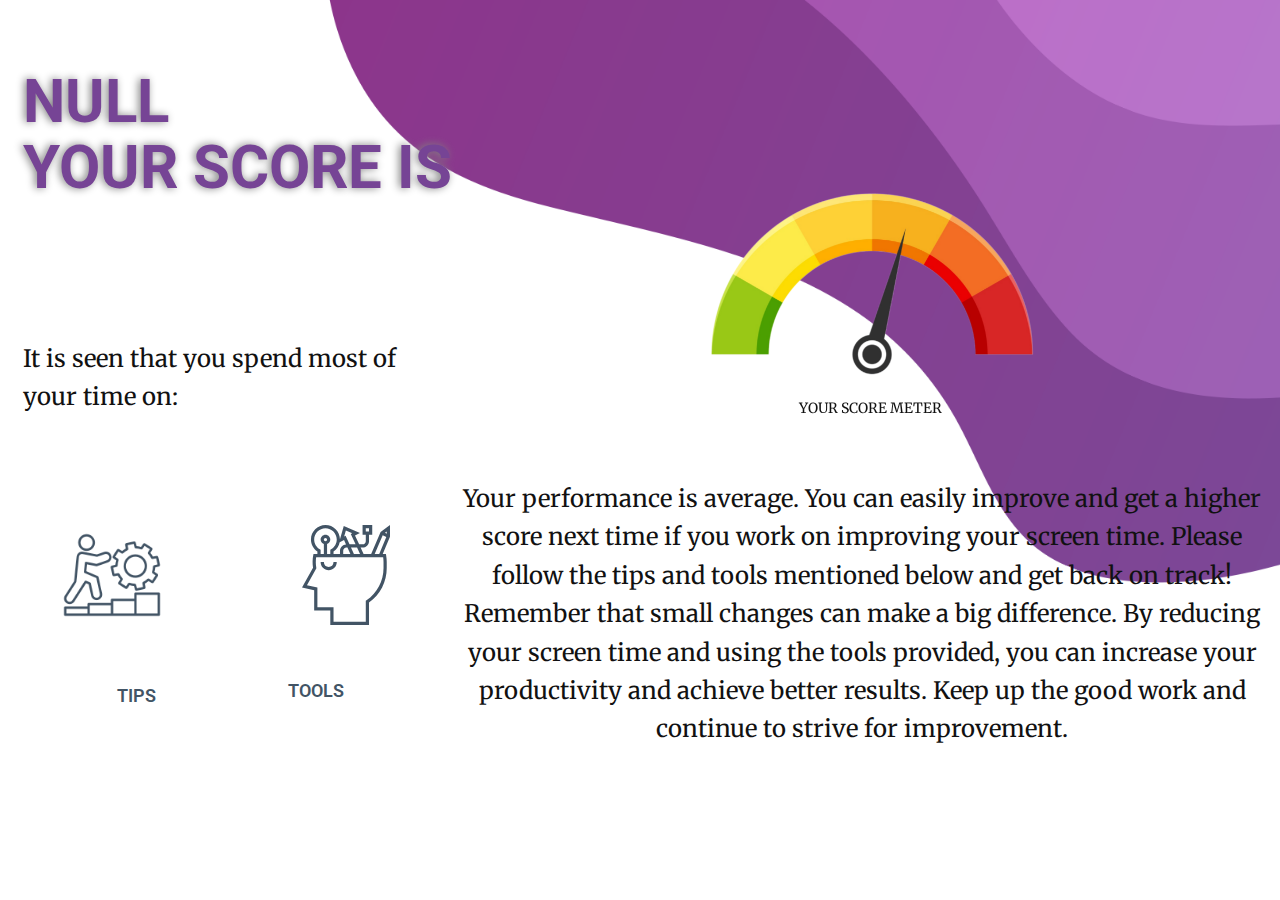
<file: 5.html>
<!DOCTYPE html>
<html style="font-size: 16px;" lang="en"><head>
    <meta name="viewport" content="width=device-width, initial-scale=1.0">
    <meta charset="utf-8">

    <title>SCORE</title>
    <link rel="stylesheet" href="css/score.css" media="screen">
    <link rel="stylesheet" href="css/media.css" media="screen">
    <script class="u-script" type="text/javascript" src="js/jquery_score.js" defer=""></script>
    <script class="u-script" type="text/javascript" src="js/score.js" defer=""></script>

    <link id="u-theme-google-font" rel="stylesheet" href="https://fonts.googleapis.com/css?family=Roboto:100,100i,300,300i,400,400i,500,500i,700,700i,900,900i|Open+Sans:300,300i,400,400i,500,500i,600,600i,700,700i,800,800i">
    <link id="u-page-google-font" rel="stylesheet" href="https://fonts.googleapis.com/css?family=Merriweather:300,300i,400,400i,700,700i,900,900i">



    <meta name="theme-color" content="#478ac9">
    <meta property="og:title" content="10">
    <meta property="og:type" content="website">
  <meta data-intl-tel-input-cdn-path="intlTelInput/"></head>
  <body class="u-body u-xl-mode" data-lang="en">
    <section class="u-align-center u-clearfix u-image u-section-1" id="carousel_c3b3">






      <div class="u-clearfix u-gutter-0 u-layout-wrap u-layout-wrap-1">
        <div class="u-gutter-0 u-layout">
          <div class="u-layout-row">
            <div class="u-size-60">
              <div class="u-layout-col">
                <div class="u-size-40">
                  <div class="u-layout-row">
                    <div class="u-align-left u-container-style u-layout-cell u-left-cell u-size-60 u-layout-cell-1">
                      <div class="u-container-layout u-container-layout-1">
                        <h1 class="u-hover-feature u-radius-10 u-text u-text-custom-color-1 u-title u-text-1"><span id="name"></span><br>YOUR SCORE IS&nbsp;<br>&nbsp; &nbsp; &nbsp; &nbsp; &nbsp; &nbsp;<span id="score"></span>
                        </h1>
                        <p class="u-large-text u-text u-text-default-xl u-text-variant u-text-2">It is seen that you spend most of your time on:<div class="category"><ul id="categories"></ul></div></p>

                        <script>
                          var name = localStorage.getItem("name");
                          var score = localStorage.getItem("score");
                          var categories = localStorage.getItem("categories");
                          document.getElementById("name").innerHTML = name;
                          document.getElementById("score").innerHTML = score;
                          var categoriesList = document.getElementById("categories");
                          categories = JSON.parse(categories); // convert string to array
                          for (var i = 0; i < categories.length; i++) {
                            var category = categories[i];
                            var listItem = document.createElement("li");
                            listItem.innerHTML = category;
                            categoriesList.appendChild(listItem);
                          }
                        </script>
                      </div>
                    </div>
                  </div>
                </div>
                <div class="u-size-20">
                  <div class="u-layout-row">
                    <div class="u-align-center u-container-style u-layout-cell u-left-cell u-size-28 u-layout-cell-2">
                      <div class="u-container-layout u-container-layout-2">
                        <span class="u-file-icon u-hover-feature u-icon u-text-palette-1-dark-2 u-icon-1" data-href="Improvement-tips.html" data-target="_blank">
                          <img src="images/9482916-93a401cc.png" alt=""></span>
                          <h5 class="u-hover-feature u-text u-text-3">
                          <a class="u-active-none u-btn u-button-link u-button-style u-hover-feature u-hover-none u-none u-text-palette-1-dark-2 u-btn-1" href="Improvement-tips.html" target="_blank">‏‏‎‏‏‎‏‏‎‏‏‎<div class="tip">TIPS</div></a>
                          </h5>
                      </div>
                    </div>
                    <div class="u-align-center u-container-style u-layout-cell u-size-32 u-layout-cell-3">
                      <div class="u-container-layout u-container-layout-3"><span class="u-hover-feature u-icon u-icon-circle u-text-palette-1-dark-2 u-icon-2" data-href="Help-tools.html" data-target="_blank"><svg class="u-svg-link" preserveAspectRatio="xMidYMin slice" viewBox="0 0 295.238 295.238" style=""><use xmlns:xlink="http://www.w3.org/1999/xlink" xlink:href="#svg-c8c9"></use></svg><svg class="u-svg-content" viewBox="0 0 295.238 295.238" x="0px" y="0px" id="svg-c8c9" style="enable-background:new 0 0 295.238 295.238;"><g><g><g><path d="M277.462,0.09l-27.681,20.72l-27.838,64.905h-22.386l-8.79-19.048h5.743c10.505,0,19.048-8.452,19.048-18.957V28.571     h9.524V0H196.51v28.571h9.524V47.71c0,5.248-4.271,9.433-9.524,9.433h-10.138L174.2,30.81l14.581-7.267L141.038,3.095     l-11.224,39.281c-0.305-23.371-19.386-42.29-42.829-42.29c-23.633,0-42.857,19.224-42.857,42.857     c0,14.281,7.233,27.676,19.048,35.595v7.176H51.643L50.9,89.619c-2.314,12.005-2.529,24.343-0.638,36.648l-32.486,57.905     l35.876,8.195v60.014h47.619v42.857h114.286v-66.357c33.333-23.581,52.371-61.495,52.343-101.943l0.01-17.371     c0-6.548-0.605-13.276-1.824-19.905l-0.705-3.948h-9.348l21.429-51.338V0.09z M206.033,19.138V9.614h9.524v9.524H206.033z      M189.067,85.714h-18.062l-8.657-19.048h17.929L189.067,85.714z M147.219,16.119l18.929,8.11l-4.467,2.19l14.2,30.724h-17.862     l-11.605-25.471l-4.262,2.152L147.219,16.119z M160.543,85.715h-21.176v-9.433c0-5.252,4.271-9.614,9.524-9.614h2.995v-0.001     L160.543,85.715z M141.843,44.652l5.776,12.71c-9.905,0.667-17.776,8.848-17.776,18.919v9.433h-19.048v-7.176     c9.529-6.386,15.995-16.352,18.176-27.452L141.843,44.652z M53.653,42.948c0-18.376,14.957-33.333,33.333-33.333     c18.376,0,33.333,14.957,33.333,33.333c0,11.829-6.39,22.881-16.671,28.838l-2.376,1.371v12.557h-9.524V56.352     c5.529-1.971,9.524-7.21,9.524-13.41c0-7.876-6.41-14.286-14.286-14.286c-7.876,0-14.286,6.411-14.286,14.287     c0,6.2,3.995,11.438,9.524,13.41v29.362H72.7V73.157l-2.376-1.376C60.043,65.824,53.653,54.776,53.653,42.948z M86.986,47.71     c-2.629,0-4.762-2.139-4.762-4.762c0-2.629,2.133-4.762,4.762-4.762c2.629,0,4.762,2.133,4.762,4.762S89.615,47.71,86.986,47.71z      M257.366,95.239c0.691,4.761,1.039,9.59,1.039,14.285l0.01,17.405c0.029,38.148-18.795,73.871-50.286,95.552l-2.095,1.429     v61.805h-95.238v-42.857h-47.62v-58.086l-30.862-7.043l27.876-49.7l-0.271-1.7c-1.771-10.419-1.871-21.567-0.333-31.09h3.59     h47.619H257.366z M245.714,85.714H232.3l23.738-55.343l10.557,5.257L245.714,85.714z M267.938,25.714l-5.267-2.633l5.267-3.943     V25.714z"></path><path d="M96.51,123.81c-7.876,0-14.286-4.762-14.286-14.286H72.7c0,14.286,10.681,23.81,23.81,23.81     c13.129,0,23.81-9.524,23.81-23.81h-9.524C110.795,119.048,104.386,123.81,96.51,123.81z"></path>
</g>
</g>
</g></svg></span>
                        <h5 class="u-text u-text-palette-1-dark-2 u-text-4">
                          <a class="u-active-none u-btn u-button-link u-button-style u-hover-feature u-hover-none u-none u-btn-2" href="Help-tools.html" target="_blank">‏‏‎<div class="tool">TOOLS</div></a>
                        </h5>
                      </div>
                    </div>
                  </div>
                </div>
              </div>
            </div>
          </div>
        </div>
      </div>
      <p class="u-large-text u-text u-text-variant u-text-5">Your performance is average. You can easily improve and get a higher score next time if you work on improving your screen time. Please follow the tips and tools mentioned below and get back on track! Remember that small changes can make a big difference. By reducing your screen time and using the tools provided, you can increase your productivity and achieve better results. Keep up the good work and continue to strive for improvement.
      </p>
      <img class="u-image u-image-contain u-image-default u-image-1" src="images/rm4.png" alt="" data-image-width="1298" data-image-height="730" data-animation-name="customAnimationIn" data-animation-duration="1000">
      <p class="u-large-text u-text u-text-variant u-text-6" data-animation-name="customAnimationIn" data-animation-duration="1000" data-animation-direction="X">Your score meter </p>
    </section>
</body></html>
</file>
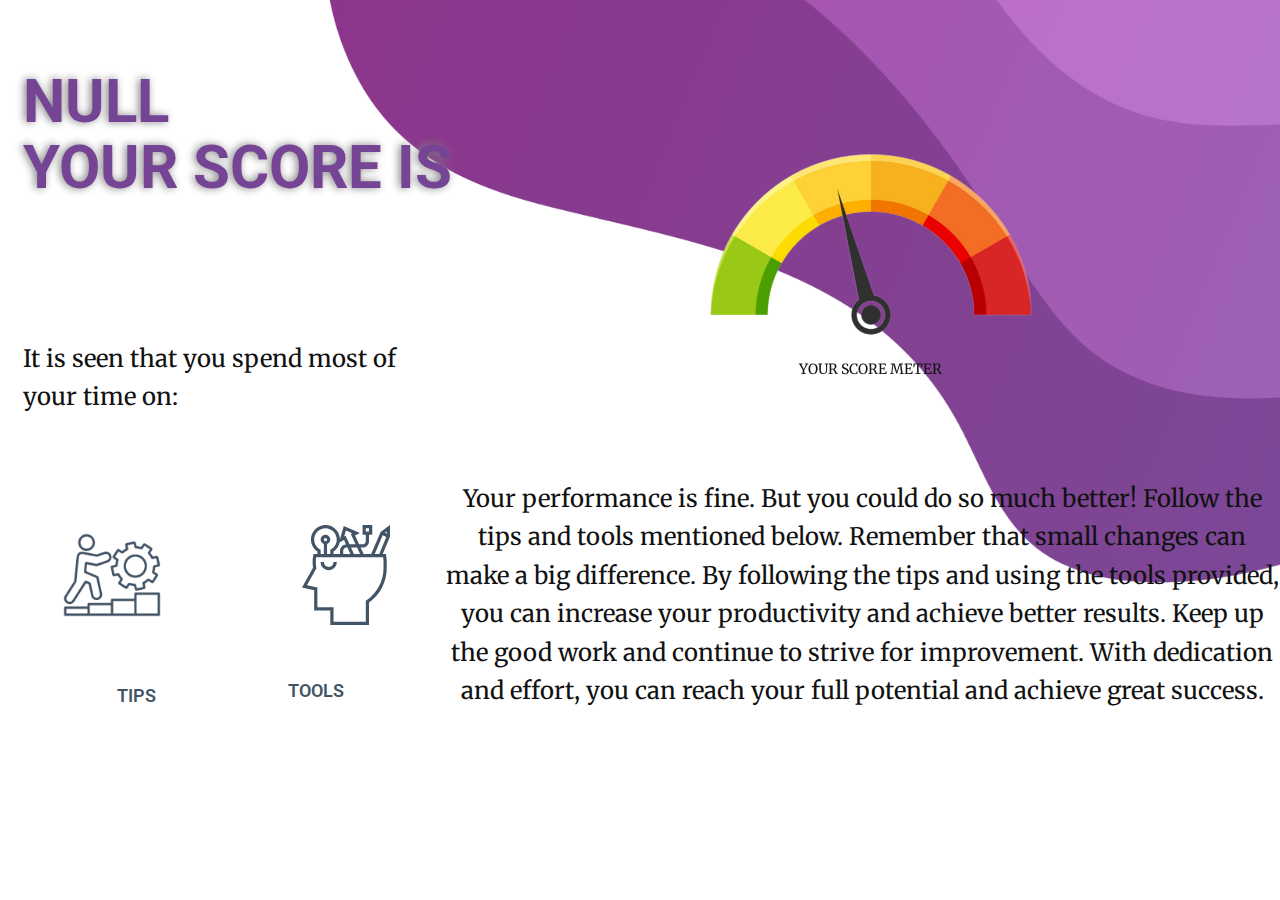
<file: 6.html>
<!DOCTYPE html>
<html style="font-size: 16px;" lang="en"><head>
    <meta name="viewport" content="width=device-width, initial-scale=1.0">
    <meta charset="utf-8">

    <title>SCORE</title>
    <link rel="stylesheet" href="css/score.css" media="screen">
    <link rel="stylesheet" href="css/media.css" media="screen">
    <script class="u-script" type="text/javascript" src="js/jquery_score.js" defer=""></script>
    <script class="u-script" type="text/javascript" src="js/score.js" defer=""></script>

    <link id="u-theme-google-font" rel="stylesheet" href="https://fonts.googleapis.com/css?family=Roboto:100,100i,300,300i,400,400i,500,500i,700,700i,900,900i|Open+Sans:300,300i,400,400i,500,500i,600,600i,700,700i,800,800i">
    <link id="u-page-google-font" rel="stylesheet" href="https://fonts.googleapis.com/css?family=Merriweather:300,300i,400,400i,700,700i,900,900i">



    <meta name="theme-color" content="#478ac9">
    <meta property="og:title" content="10">
    <meta property="og:type" content="website">
  <meta data-intl-tel-input-cdn-path="intlTelInput/"></head>
  <body class="u-body u-xl-mode" data-lang="en">
    <section class="u-align-center u-clearfix u-image u-section-1" id="carousel_c3b3">






      <div class="u-clearfix u-gutter-0 u-layout-wrap u-layout-wrap-1">
        <div class="u-gutter-0 u-layout">
          <div class="u-layout-row">
            <div class="u-size-60">
              <div class="u-layout-col">
                <div class="u-size-40">
                  <div class="u-layout-row">
                    <div class="u-align-left u-container-style u-layout-cell u-left-cell u-size-60 u-layout-cell-1">
                      <div class="u-container-layout u-container-layout-1">
                        <h1 class="u-hover-feature u-radius-10 u-text u-text-custom-color-1 u-title u-text-1"><span id="name"></span><br>YOUR SCORE IS&nbsp;<br>&nbsp; &nbsp; &nbsp; &nbsp; &nbsp; &nbsp;<span id="score"></span>
                        </h1>
                        <p class="u-large-text u-text u-text-default-xl u-text-variant u-text-2">It is seen that you spend most of your time on:<div class="category"><ul id="categories"></ul></div></p>

                        <script>
                          var name = localStorage.getItem("name");
                          var score = localStorage.getItem("score");
                          var categories = localStorage.getItem("categories");
                          document.getElementById("name").innerHTML = name;
                          document.getElementById("score").innerHTML = score;
                          var categoriesList = document.getElementById("categories");
                          categories = JSON.parse(categories); // convert string to array
                          for (var i = 0; i < categories.length; i++) {
                            var category = categories[i];
                            var listItem = document.createElement("li");
                            listItem.innerHTML = category;
                            categoriesList.appendChild(listItem);
                          }
                        </script>
                      </div>
                    </div>
                  </div>
                </div>
                <div class="u-size-20">
                  <div class="u-layout-row">
                    <div class="u-align-center u-container-style u-layout-cell u-left-cell u-size-28 u-layout-cell-2">
                      <div class="u-container-layout u-container-layout-2">
                        <span class="u-file-icon u-hover-feature u-icon u-text-palette-1-dark-2 u-icon-1" data-href="Improvement-tips.html" data-target="_blank">
                          <img src="images/9482916-93a401cc.png" alt=""></span>
                          <h5 class="u-hover-feature u-text u-text-3">
                          <a class="u-active-none u-btn u-button-link u-button-style u-hover-feature u-hover-none u-none u-text-palette-1-dark-2 u-btn-1" href="Improvement-tips.html" target="_blank">‏‏‎‏‏‎‏‏‎‏‏‎<div class="tip">TIPS</div></a>
                          </h5>
                      </div>
                    </div>
                    <div class="u-align-center u-container-style u-layout-cell u-size-32 u-layout-cell-3">
                      <div class="u-container-layout u-container-layout-3"><span class="u-hover-feature u-icon u-icon-circle u-text-palette-1-dark-2 u-icon-2" data-href="Help-tools.html" data-target="_blank"><svg class="u-svg-link" preserveAspectRatio="xMidYMin slice" viewBox="0 0 295.238 295.238" style=""><use xmlns:xlink="http://www.w3.org/1999/xlink" xlink:href="#svg-c8c9"></use></svg><svg class="u-svg-content" viewBox="0 0 295.238 295.238" x="0px" y="0px" id="svg-c8c9" style="enable-background:new 0 0 295.238 295.238;"><g><g><g><path d="M277.462,0.09l-27.681,20.72l-27.838,64.905h-22.386l-8.79-19.048h5.743c10.505,0,19.048-8.452,19.048-18.957V28.571     h9.524V0H196.51v28.571h9.524V47.71c0,5.248-4.271,9.433-9.524,9.433h-10.138L174.2,30.81l14.581-7.267L141.038,3.095     l-11.224,39.281c-0.305-23.371-19.386-42.29-42.829-42.29c-23.633,0-42.857,19.224-42.857,42.857     c0,14.281,7.233,27.676,19.048,35.595v7.176H51.643L50.9,89.619c-2.314,12.005-2.529,24.343-0.638,36.648l-32.486,57.905     l35.876,8.195v60.014h47.619v42.857h114.286v-66.357c33.333-23.581,52.371-61.495,52.343-101.943l0.01-17.371     c0-6.548-0.605-13.276-1.824-19.905l-0.705-3.948h-9.348l21.429-51.338V0.09z M206.033,19.138V9.614h9.524v9.524H206.033z      M189.067,85.714h-18.062l-8.657-19.048h17.929L189.067,85.714z M147.219,16.119l18.929,8.11l-4.467,2.19l14.2,30.724h-17.862     l-11.605-25.471l-4.262,2.152L147.219,16.119z M160.543,85.715h-21.176v-9.433c0-5.252,4.271-9.614,9.524-9.614h2.995v-0.001     L160.543,85.715z M141.843,44.652l5.776,12.71c-9.905,0.667-17.776,8.848-17.776,18.919v9.433h-19.048v-7.176     c9.529-6.386,15.995-16.352,18.176-27.452L141.843,44.652z M53.653,42.948c0-18.376,14.957-33.333,33.333-33.333     c18.376,0,33.333,14.957,33.333,33.333c0,11.829-6.39,22.881-16.671,28.838l-2.376,1.371v12.557h-9.524V56.352     c5.529-1.971,9.524-7.21,9.524-13.41c0-7.876-6.41-14.286-14.286-14.286c-7.876,0-14.286,6.411-14.286,14.287     c0,6.2,3.995,11.438,9.524,13.41v29.362H72.7V73.157l-2.376-1.376C60.043,65.824,53.653,54.776,53.653,42.948z M86.986,47.71     c-2.629,0-4.762-2.139-4.762-4.762c0-2.629,2.133-4.762,4.762-4.762c2.629,0,4.762,2.133,4.762,4.762S89.615,47.71,86.986,47.71z      M257.366,95.239c0.691,4.761,1.039,9.59,1.039,14.285l0.01,17.405c0.029,38.148-18.795,73.871-50.286,95.552l-2.095,1.429     v61.805h-95.238v-42.857h-47.62v-58.086l-30.862-7.043l27.876-49.7l-0.271-1.7c-1.771-10.419-1.871-21.567-0.333-31.09h3.59     h47.619H257.366z M245.714,85.714H232.3l23.738-55.343l10.557,5.257L245.714,85.714z M267.938,25.714l-5.267-2.633l5.267-3.943     V25.714z"></path><path d="M96.51,123.81c-7.876,0-14.286-4.762-14.286-14.286H72.7c0,14.286,10.681,23.81,23.81,23.81     c13.129,0,23.81-9.524,23.81-23.81h-9.524C110.795,119.048,104.386,123.81,96.51,123.81z"></path>
</g>
</g>
</g></svg></span>
                        <h5 class="u-text u-text-palette-1-dark-2 u-text-4">
                          <a class="u-active-none u-btn u-button-link u-button-style u-hover-feature u-hover-none u-none u-btn-2" href="Help-tools.html" target="_blank">‏‏‎<div class="tool">TOOLS</div></a>
                        </h5>
                      </div>
                    </div>
                  </div>
                </div>
              </div>
            </div>
          </div>
        </div>
      </div>
      <p class="u-large-text u-text u-text-variant u-text-5">Your performance is fine. But you could do so much better! Follow the tips and tools mentioned below. Remember that small changes can make a big difference. By following the tips and using the tools provided, you can increase your productivity and achieve better results. Keep up the good work and continue to strive for improvement. With dedication and effort, you can reach your full potential and achieve great success.
      </p>
      <img class="u-image u-image-contain u-image-default u-image-1" src="images/rm3.png" alt="" data-image-width="1298" data-image-height="730" data-animation-name="customAnimationIn" data-animation-duration="1000">
      <p class="u-large-text u-text u-text-variant u-text-6" data-animation-name="customAnimationIn" data-animation-duration="1000" data-animation-direction="X">Your score meter </p>
    </section>
</body></html>
</file>
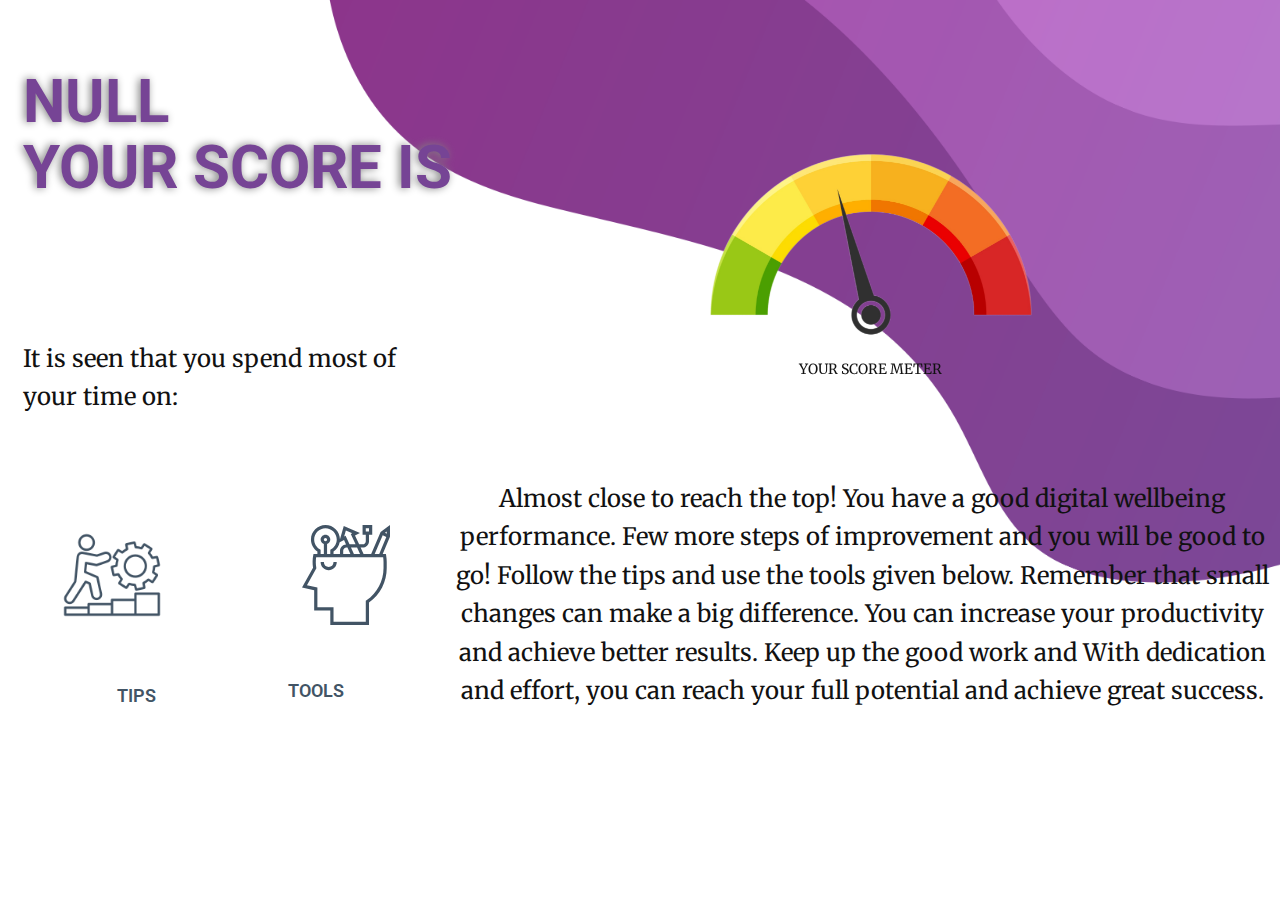
<file: 7.html>
<!DOCTYPE html>
<html style="font-size: 16px;" lang="en"><head>
    <meta name="viewport" content="width=device-width, initial-scale=1.0">
    <meta charset="utf-8">

    <title>SCORE</title>
    <link rel="stylesheet" href="css/score.css" media="screen">
    <link rel="stylesheet" href="css/media.css" media="screen">
    <script class="u-script" type="text/javascript" src="js/jquery_score.js" defer=""></script>
    <script class="u-script" type="text/javascript" src="js/score.js" defer=""></script>

    <link id="u-theme-google-font" rel="stylesheet" href="https://fonts.googleapis.com/css?family=Roboto:100,100i,300,300i,400,400i,500,500i,700,700i,900,900i|Open+Sans:300,300i,400,400i,500,500i,600,600i,700,700i,800,800i">
    <link id="u-page-google-font" rel="stylesheet" href="https://fonts.googleapis.com/css?family=Merriweather:300,300i,400,400i,700,700i,900,900i">



    <meta name="theme-color" content="#478ac9">
    <meta property="og:title" content="10">
    <meta property="og:type" content="website">
  <meta data-intl-tel-input-cdn-path="intlTelInput/"></head>
  <body class="u-body u-xl-mode" data-lang="en">
    <section class="u-align-center u-clearfix u-image u-section-1" id="carousel_c3b3">






      <div class="u-clearfix u-gutter-0 u-layout-wrap u-layout-wrap-1">
        <div class="u-gutter-0 u-layout">
          <div class="u-layout-row">
            <div class="u-size-60">
              <div class="u-layout-col">
                <div class="u-size-40">
                  <div class="u-layout-row">
                    <div class="u-align-left u-container-style u-layout-cell u-left-cell u-size-60 u-layout-cell-1">
                      <div class="u-container-layout u-container-layout-1">
                        <h1 class="u-hover-feature u-radius-10 u-text u-text-custom-color-1 u-title u-text-1"><span id="name"></span><br>YOUR SCORE IS&nbsp;<br>&nbsp; &nbsp; &nbsp; &nbsp; &nbsp; &nbsp;<span id="score"></span>
                        </h1>
                        <p class="u-large-text u-text u-text-default-xl u-text-variant u-text-2">It is seen that you spend most of your time on:<div class="category"><ul id="categories"></ul></div></p>

                        <script>
                          var name = localStorage.getItem("name");
                          var score = localStorage.getItem("score");
                          var categories = localStorage.getItem("categories");
                          document.getElementById("name").innerHTML = name;
                          document.getElementById("score").innerHTML = score;
                          var categoriesList = document.getElementById("categories");
                          categories = JSON.parse(categories); // convert string to array
                          for (var i = 0; i < categories.length; i++) {
                            var category = categories[i];
                            var listItem = document.createElement("li");
                            listItem.innerHTML = category;
                            categoriesList.appendChild(listItem);
                          }
                        </script>
                      </div>
                    </div>
                  </div>
                </div>
                <div class="u-size-20">
                  <div class="u-layout-row">
                    <div class="u-align-center u-container-style u-layout-cell u-left-cell u-size-28 u-layout-cell-2">
                      <div class="u-container-layout u-container-layout-2">
                        <span class="u-file-icon u-hover-feature u-icon u-text-palette-1-dark-2 u-icon-1" data-href="Improvement-tips.html" data-target="_blank">
                          <img src="images/9482916-93a401cc.png" alt=""></span>
                          <h5 class="u-hover-feature u-text u-text-3">
                          <a class="u-active-none u-btn u-button-link u-button-style u-hover-feature u-hover-none u-none u-text-palette-1-dark-2 u-btn-1" href="Improvement-tips.html" target="_blank">‏‏‎‏‏‎‏‏‎‏‏‎<div class="tip">TIPS</div></a>
                          </h5>
                      </div>
                    </div>
                    <div class="u-align-center u-container-style u-layout-cell u-size-32 u-layout-cell-3">
                      <div class="u-container-layout u-container-layout-3"><span class="u-hover-feature u-icon u-icon-circle u-text-palette-1-dark-2 u-icon-2" data-href="Help-tools.html" data-target="_blank"><svg class="u-svg-link" preserveAspectRatio="xMidYMin slice" viewBox="0 0 295.238 295.238" style=""><use xmlns:xlink="http://www.w3.org/1999/xlink" xlink:href="#svg-c8c9"></use></svg><svg class="u-svg-content" viewBox="0 0 295.238 295.238" x="0px" y="0px" id="svg-c8c9" style="enable-background:new 0 0 295.238 295.238;"><g><g><g><path d="M277.462,0.09l-27.681,20.72l-27.838,64.905h-22.386l-8.79-19.048h5.743c10.505,0,19.048-8.452,19.048-18.957V28.571     h9.524V0H196.51v28.571h9.524V47.71c0,5.248-4.271,9.433-9.524,9.433h-10.138L174.2,30.81l14.581-7.267L141.038,3.095     l-11.224,39.281c-0.305-23.371-19.386-42.29-42.829-42.29c-23.633,0-42.857,19.224-42.857,42.857     c0,14.281,7.233,27.676,19.048,35.595v7.176H51.643L50.9,89.619c-2.314,12.005-2.529,24.343-0.638,36.648l-32.486,57.905     l35.876,8.195v60.014h47.619v42.857h114.286v-66.357c33.333-23.581,52.371-61.495,52.343-101.943l0.01-17.371     c0-6.548-0.605-13.276-1.824-19.905l-0.705-3.948h-9.348l21.429-51.338V0.09z M206.033,19.138V9.614h9.524v9.524H206.033z      M189.067,85.714h-18.062l-8.657-19.048h17.929L189.067,85.714z M147.219,16.119l18.929,8.11l-4.467,2.19l14.2,30.724h-17.862     l-11.605-25.471l-4.262,2.152L147.219,16.119z M160.543,85.715h-21.176v-9.433c0-5.252,4.271-9.614,9.524-9.614h2.995v-0.001     L160.543,85.715z M141.843,44.652l5.776,12.71c-9.905,0.667-17.776,8.848-17.776,18.919v9.433h-19.048v-7.176     c9.529-6.386,15.995-16.352,18.176-27.452L141.843,44.652z M53.653,42.948c0-18.376,14.957-33.333,33.333-33.333     c18.376,0,33.333,14.957,33.333,33.333c0,11.829-6.39,22.881-16.671,28.838l-2.376,1.371v12.557h-9.524V56.352     c5.529-1.971,9.524-7.21,9.524-13.41c0-7.876-6.41-14.286-14.286-14.286c-7.876,0-14.286,6.411-14.286,14.287     c0,6.2,3.995,11.438,9.524,13.41v29.362H72.7V73.157l-2.376-1.376C60.043,65.824,53.653,54.776,53.653,42.948z M86.986,47.71     c-2.629,0-4.762-2.139-4.762-4.762c0-2.629,2.133-4.762,4.762-4.762c2.629,0,4.762,2.133,4.762,4.762S89.615,47.71,86.986,47.71z      M257.366,95.239c0.691,4.761,1.039,9.59,1.039,14.285l0.01,17.405c0.029,38.148-18.795,73.871-50.286,95.552l-2.095,1.429     v61.805h-95.238v-42.857h-47.62v-58.086l-30.862-7.043l27.876-49.7l-0.271-1.7c-1.771-10.419-1.871-21.567-0.333-31.09h3.59     h47.619H257.366z M245.714,85.714H232.3l23.738-55.343l10.557,5.257L245.714,85.714z M267.938,25.714l-5.267-2.633l5.267-3.943     V25.714z"></path><path d="M96.51,123.81c-7.876,0-14.286-4.762-14.286-14.286H72.7c0,14.286,10.681,23.81,23.81,23.81     c13.129,0,23.81-9.524,23.81-23.81h-9.524C110.795,119.048,104.386,123.81,96.51,123.81z"></path>
</g>
</g>
</g></svg></span>
                        <h5 class="u-text u-text-palette-1-dark-2 u-text-4">
                          <a class="u-active-none u-btn u-button-link u-button-style u-hover-feature u-hover-none u-none u-btn-2" href="Help-tools.html" target="_blank">‏‏‎<div class="tool">TOOLS</div></a>
                        </h5>
                      </div>
                    </div>
                  </div>
                </div>
              </div>
            </div>
          </div>
        </div>
      </div>
      <p class="u-large-text u-text u-text-variant u-text-5">Almost close to reach the top! You have a good digital wellbeing performance. Few more steps of improvement and you will be good to go! Follow the tips and use the tools given below. Remember that small changes can make a big difference. You can increase your productivity and achieve better results. Keep up the good work and With dedication and effort, you can reach your full potential and achieve great success.
      </p>
      <img class="u-image u-image-contain u-image-default u-image-1" src="images/rm3.png" alt="" data-image-width="1298" data-image-height="730" data-animation-name="customAnimationIn" data-animation-duration="1000">
      <p class="u-large-text u-text u-text-variant u-text-6" data-animation-name="customAnimationIn" data-animation-duration="1000" data-animation-direction="X">Your score meter </p>
    </section>
</body></html>
</file>
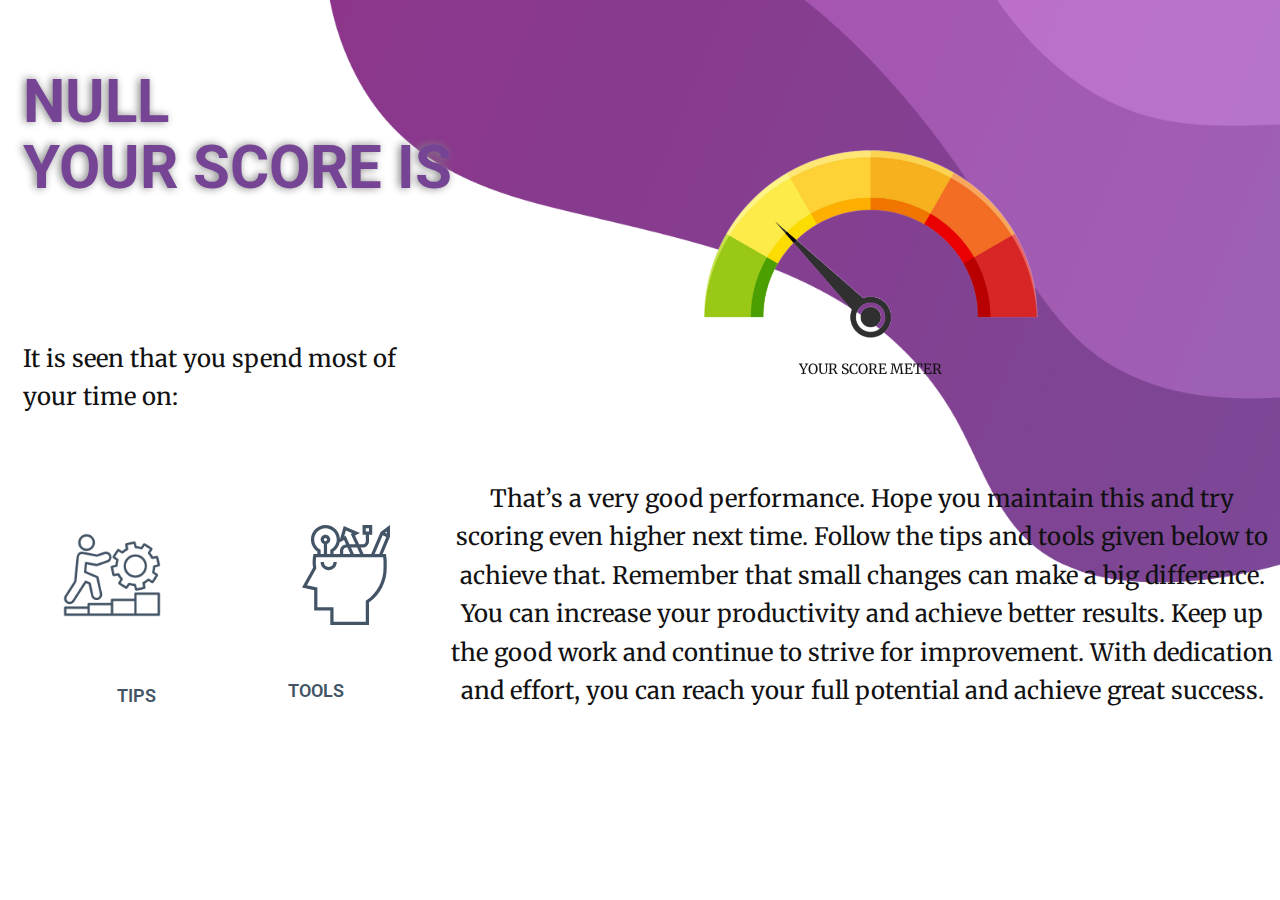
<file: 8.html>
<!DOCTYPE html>
<html style="font-size: 16px;" lang="en"><head>
    <meta name="viewport" content="width=device-width, initial-scale=1.0">
    <meta charset="utf-8">

    <title>SCORE</title>
    <link rel="stylesheet" href="css/score.css" media="screen">
    <link rel="stylesheet" href="css/media.css" media="screen">
    <script class="u-script" type="text/javascript" src="js/jquery_score.js" defer=""></script>
    <script class="u-script" type="text/javascript" src="js/score.js" defer=""></script>

    <link id="u-theme-google-font" rel="stylesheet" href="https://fonts.googleapis.com/css?family=Roboto:100,100i,300,300i,400,400i,500,500i,700,700i,900,900i|Open+Sans:300,300i,400,400i,500,500i,600,600i,700,700i,800,800i">
    <link id="u-page-google-font" rel="stylesheet" href="https://fonts.googleapis.com/css?family=Merriweather:300,300i,400,400i,700,700i,900,900i">



    <meta name="theme-color" content="#478ac9">
    <meta property="og:title" content="10">
    <meta property="og:type" content="website">
  <meta data-intl-tel-input-cdn-path="intlTelInput/"></head>
  <body class="u-body u-xl-mode" data-lang="en">
    <section class="u-align-center u-clearfix u-image u-section-1" id="carousel_c3b3">






      <div class="u-clearfix u-gutter-0 u-layout-wrap u-layout-wrap-1">
        <div class="u-gutter-0 u-layout">
          <div class="u-layout-row">
            <div class="u-size-60">
              <div class="u-layout-col">
                <div class="u-size-40">
                  <div class="u-layout-row">
                    <div class="u-align-left u-container-style u-layout-cell u-left-cell u-size-60 u-layout-cell-1">
                      <div class="u-container-layout u-container-layout-1">
                        <h1 class="u-hover-feature u-radius-10 u-text u-text-custom-color-1 u-title u-text-1"><span id="name"></span><br>YOUR SCORE IS&nbsp;<br>&nbsp; &nbsp; &nbsp; &nbsp; &nbsp; &nbsp;<span id="score"></span>
                        </h1>
                        <p class="u-large-text u-text u-text-default-xl u-text-variant u-text-2">It is seen that you spend most of your time on:<div class="category"><ul id="categories"></ul></div></p>

                        <script>
                          var name = localStorage.getItem("name");
                          var score = localStorage.getItem("score");
                          var categories = localStorage.getItem("categories");
                          document.getElementById("name").innerHTML = name;
                          document.getElementById("score").innerHTML = score;
                          var categoriesList = document.getElementById("categories");
                          categories = JSON.parse(categories); // convert string to array
                          for (var i = 0; i < categories.length; i++) {
                            var category = categories[i];
                            var listItem = document.createElement("li");
                            listItem.innerHTML = category;
                            categoriesList.appendChild(listItem);
                          }
                        </script>
                      </div>
                    </div>
                  </div>
                </div>
                <div class="u-size-20">
                  <div class="u-layout-row">
                    <div class="u-align-center u-container-style u-layout-cell u-left-cell u-size-28 u-layout-cell-2">
                      <div class="u-container-layout u-container-layout-2">
                        <span class="u-file-icon u-hover-feature u-icon u-text-palette-1-dark-2 u-icon-1" data-href="Improvement-tips.html" data-target="_blank">
                          <img src="images/9482916-93a401cc.png" alt=""></span>
                          <h5 class="u-hover-feature u-text u-text-3">
                          <a class="u-active-none u-btn u-button-link u-button-style u-hover-feature u-hover-none u-none u-text-palette-1-dark-2 u-btn-1" href="Improvement-tips.html" target="_blank">‏‏‎‏‏‎‏‏‎‏‏‎<div class="tip">TIPS</div></a>
                          </h5>
                      </div>
                    </div>
                    <div class="u-align-center u-container-style u-layout-cell u-size-32 u-layout-cell-3">
                      <div class="u-container-layout u-container-layout-3"><span class="u-hover-feature u-icon u-icon-circle u-text-palette-1-dark-2 u-icon-2" data-href="Help-tools.html" data-target="_blank"><svg class="u-svg-link" preserveAspectRatio="xMidYMin slice" viewBox="0 0 295.238 295.238" style=""><use xmlns:xlink="http://www.w3.org/1999/xlink" xlink:href="#svg-c8c9"></use></svg><svg class="u-svg-content" viewBox="0 0 295.238 295.238" x="0px" y="0px" id="svg-c8c9" style="enable-background:new 0 0 295.238 295.238;"><g><g><g><path d="M277.462,0.09l-27.681,20.72l-27.838,64.905h-22.386l-8.79-19.048h5.743c10.505,0,19.048-8.452,19.048-18.957V28.571     h9.524V0H196.51v28.571h9.524V47.71c0,5.248-4.271,9.433-9.524,9.433h-10.138L174.2,30.81l14.581-7.267L141.038,3.095     l-11.224,39.281c-0.305-23.371-19.386-42.29-42.829-42.29c-23.633,0-42.857,19.224-42.857,42.857     c0,14.281,7.233,27.676,19.048,35.595v7.176H51.643L50.9,89.619c-2.314,12.005-2.529,24.343-0.638,36.648l-32.486,57.905     l35.876,8.195v60.014h47.619v42.857h114.286v-66.357c33.333-23.581,52.371-61.495,52.343-101.943l0.01-17.371     c0-6.548-0.605-13.276-1.824-19.905l-0.705-3.948h-9.348l21.429-51.338V0.09z M206.033,19.138V9.614h9.524v9.524H206.033z      M189.067,85.714h-18.062l-8.657-19.048h17.929L189.067,85.714z M147.219,16.119l18.929,8.11l-4.467,2.19l14.2,30.724h-17.862     l-11.605-25.471l-4.262,2.152L147.219,16.119z M160.543,85.715h-21.176v-9.433c0-5.252,4.271-9.614,9.524-9.614h2.995v-0.001     L160.543,85.715z M141.843,44.652l5.776,12.71c-9.905,0.667-17.776,8.848-17.776,18.919v9.433h-19.048v-7.176     c9.529-6.386,15.995-16.352,18.176-27.452L141.843,44.652z M53.653,42.948c0-18.376,14.957-33.333,33.333-33.333     c18.376,0,33.333,14.957,33.333,33.333c0,11.829-6.39,22.881-16.671,28.838l-2.376,1.371v12.557h-9.524V56.352     c5.529-1.971,9.524-7.21,9.524-13.41c0-7.876-6.41-14.286-14.286-14.286c-7.876,0-14.286,6.411-14.286,14.287     c0,6.2,3.995,11.438,9.524,13.41v29.362H72.7V73.157l-2.376-1.376C60.043,65.824,53.653,54.776,53.653,42.948z M86.986,47.71     c-2.629,0-4.762-2.139-4.762-4.762c0-2.629,2.133-4.762,4.762-4.762c2.629,0,4.762,2.133,4.762,4.762S89.615,47.71,86.986,47.71z      M257.366,95.239c0.691,4.761,1.039,9.59,1.039,14.285l0.01,17.405c0.029,38.148-18.795,73.871-50.286,95.552l-2.095,1.429     v61.805h-95.238v-42.857h-47.62v-58.086l-30.862-7.043l27.876-49.7l-0.271-1.7c-1.771-10.419-1.871-21.567-0.333-31.09h3.59     h47.619H257.366z M245.714,85.714H232.3l23.738-55.343l10.557,5.257L245.714,85.714z M267.938,25.714l-5.267-2.633l5.267-3.943     V25.714z"></path><path d="M96.51,123.81c-7.876,0-14.286-4.762-14.286-14.286H72.7c0,14.286,10.681,23.81,23.81,23.81     c13.129,0,23.81-9.524,23.81-23.81h-9.524C110.795,119.048,104.386,123.81,96.51,123.81z"></path>
</g>
</g>
</g></svg></span>
                        <h5 class="u-text u-text-palette-1-dark-2 u-text-4">
                          <a class="u-active-none u-btn u-button-link u-button-style u-hover-feature u-hover-none u-none u-btn-2" href="Help-tools.html" target="_blank">‏‏‎<div class="tool">TOOLS</div></a>
                        </h5>
                      </div>
                    </div>
                  </div>
                </div>
              </div>
            </div>
          </div>
        </div>
      </div>
      <p class="u-large-text u-text u-text-variant u-text-5">That’s a very good performance. Hope you maintain this and try scoring even higher next time. Follow the tips and tools given below to achieve that. Remember that small changes can make a big difference. You can increase your productivity and achieve better results. Keep up the good work and continue to strive for improvement. With dedication and effort, you can reach your full potential and achieve great success.
      </p>
      <img class="u-image u-image-contain u-image-default u-image-1" src="images/rm2.png" alt="" data-image-width="1298" data-image-height="730" data-animation-name="customAnimationIn" data-animation-duration="1000">
      <p class="u-large-text u-text u-text-variant u-text-6" data-animation-name="customAnimationIn" data-animation-duration="1000" data-animation-direction="X">Your score meter </p>
    </section>
</body></html>
</file>
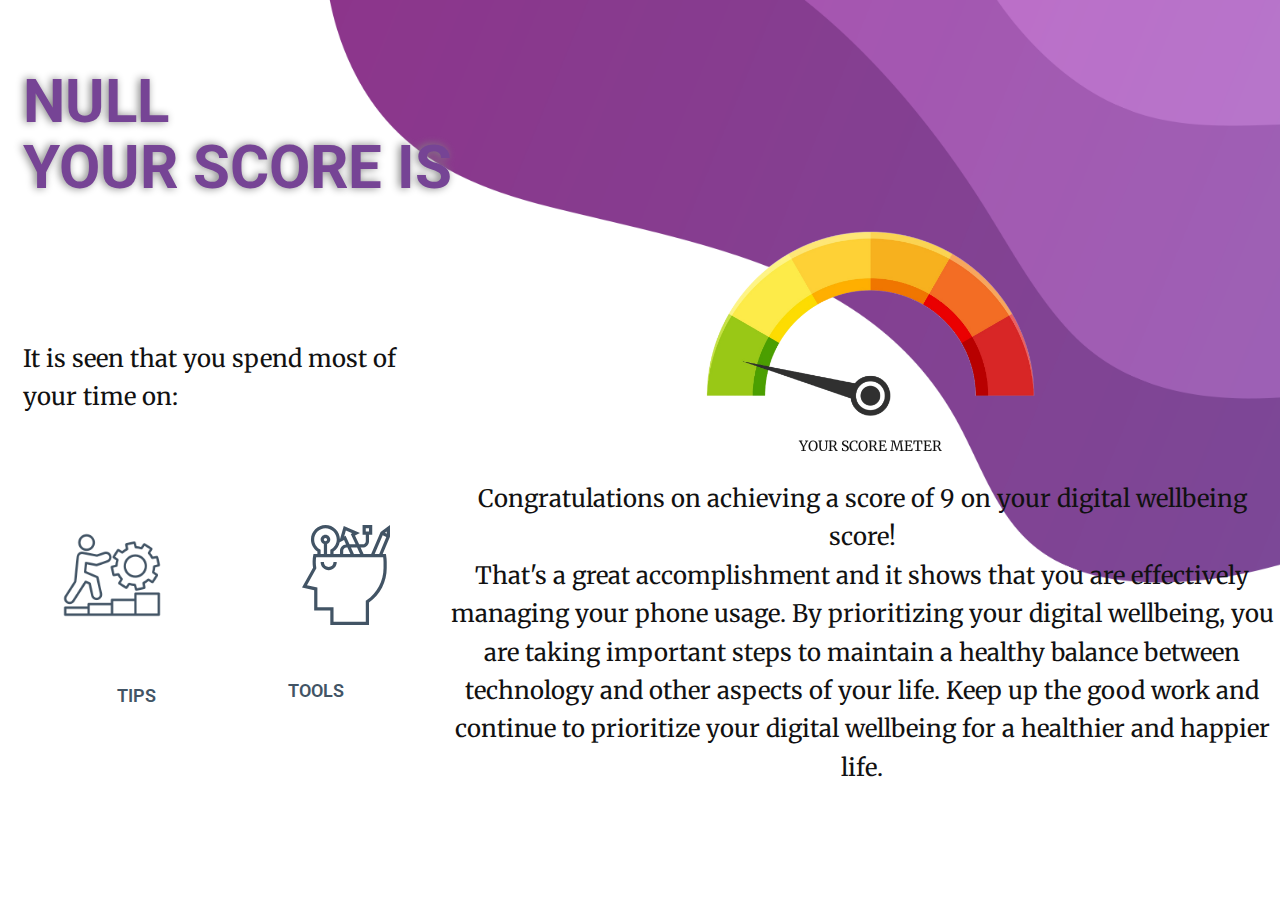
<file: 9.html>
<!DOCTYPE html>
<html style="font-size: 16px;" lang="en"><head>
    <meta name="viewport" content="width=device-width, initial-scale=1.0">
    <meta charset="utf-8">

    <title>SCORE</title>
    <link rel="stylesheet" href="css/score.css" media="screen">
    <link rel="stylesheet" href="css/media.css" media="screen">
    <script class="u-script" type="text/javascript" src="js/jquery_score.js" defer=""></script>
    <script class="u-script" type="text/javascript" src="js/score.js" defer=""></script>

    <link id="u-theme-google-font" rel="stylesheet" href="https://fonts.googleapis.com/css?family=Roboto:100,100i,300,300i,400,400i,500,500i,700,700i,900,900i|Open+Sans:300,300i,400,400i,500,500i,600,600i,700,700i,800,800i">
    <link id="u-page-google-font" rel="stylesheet" href="https://fonts.googleapis.com/css?family=Merriweather:300,300i,400,400i,700,700i,900,900i">



    <meta name="theme-color" content="#478ac9">
    <meta property="og:title" content="10">
    <meta property="og:type" content="website">
  <meta data-intl-tel-input-cdn-path="intlTelInput/"></head>
  <body class="u-body u-xl-mode" data-lang="en">
    <section class="u-align-center u-clearfix u-image u-section-1" id="carousel_c3b3">






      <div class="u-clearfix u-gutter-0 u-layout-wrap u-layout-wrap-1">
        <div class="u-gutter-0 u-layout">
          <div class="u-layout-row">
            <div class="u-size-60">
              <div class="u-layout-col">
                <div class="u-size-40">
                  <div class="u-layout-row">
                    <div class="u-align-left u-container-style u-layout-cell u-left-cell u-size-60 u-layout-cell-1">
                      <div class="u-container-layout u-container-layout-1">
                        <h1 class="u-hover-feature u-radius-10 u-text u-text-custom-color-1 u-title u-text-1"><span id="name"></span><br>YOUR SCORE IS&nbsp;<br>&nbsp; &nbsp; &nbsp; &nbsp; &nbsp; &nbsp;<span id="score"></span>
                        </h1>
                        <p class="u-large-text u-text u-text-default-xl u-text-variant u-text-2">It is seen that you spend most of your time on:<div class="category"><ul id="categories"></ul></div></p>

                        <script>
                          var name = localStorage.getItem("name");
                          var score = localStorage.getItem("score");
                          var categories = localStorage.getItem("categories");
                          document.getElementById("name").innerHTML = name;
                          document.getElementById("score").innerHTML = score;
                          var categoriesList = document.getElementById("categories");
                          categories = JSON.parse(categories); // convert string to array
                          for (var i = 0; i < categories.length; i++) {
                            var category = categories[i];
                            var listItem = document.createElement("li");
                            listItem.innerHTML = category;
                            categoriesList.appendChild(listItem);
                          }
                        </script>
                      </div>
                    </div>
                  </div>
                </div>
                <div class="u-size-20">
                  <div class="u-layout-row">
                    <div class="u-align-center u-container-style u-layout-cell u-left-cell u-size-28 u-layout-cell-2">
                      <div class="u-container-layout u-container-layout-2">
                        <span class="u-file-icon u-hover-feature u-icon u-text-palette-1-dark-2 u-icon-1" data-href="Improvement-tips.html" data-target="_blank">
                          <img src="images/9482916-93a401cc.png" alt=""></span>
                          <h5 class="u-hover-feature u-text u-text-3">
                          <a class="u-active-none u-btn u-button-link u-button-style u-hover-feature u-hover-none u-none u-text-palette-1-dark-2 u-btn-1" href="Improvement-tips.html" target="_blank">‏‏‎‏‏‎‏‏‎‏‏‎<div class="tip">TIPS</div></a>
                          </h5>
                      </div>
                    </div>
                    <div class="u-align-center u-container-style u-layout-cell u-size-32 u-layout-cell-3">
                      <div class="u-container-layout u-container-layout-3"><span class="u-hover-feature u-icon u-icon-circle u-text-palette-1-dark-2 u-icon-2" data-href="Help-tools.html" data-target="_blank"><svg class="u-svg-link" preserveAspectRatio="xMidYMin slice" viewBox="0 0 295.238 295.238" style=""><use xmlns:xlink="http://www.w3.org/1999/xlink" xlink:href="#svg-c8c9"></use></svg><svg class="u-svg-content" viewBox="0 0 295.238 295.238" x="0px" y="0px" id="svg-c8c9" style="enable-background:new 0 0 295.238 295.238;"><g><g><g><path d="M277.462,0.09l-27.681,20.72l-27.838,64.905h-22.386l-8.79-19.048h5.743c10.505,0,19.048-8.452,19.048-18.957V28.571     h9.524V0H196.51v28.571h9.524V47.71c0,5.248-4.271,9.433-9.524,9.433h-10.138L174.2,30.81l14.581-7.267L141.038,3.095     l-11.224,39.281c-0.305-23.371-19.386-42.29-42.829-42.29c-23.633,0-42.857,19.224-42.857,42.857     c0,14.281,7.233,27.676,19.048,35.595v7.176H51.643L50.9,89.619c-2.314,12.005-2.529,24.343-0.638,36.648l-32.486,57.905     l35.876,8.195v60.014h47.619v42.857h114.286v-66.357c33.333-23.581,52.371-61.495,52.343-101.943l0.01-17.371     c0-6.548-0.605-13.276-1.824-19.905l-0.705-3.948h-9.348l21.429-51.338V0.09z M206.033,19.138V9.614h9.524v9.524H206.033z      M189.067,85.714h-18.062l-8.657-19.048h17.929L189.067,85.714z M147.219,16.119l18.929,8.11l-4.467,2.19l14.2,30.724h-17.862     l-11.605-25.471l-4.262,2.152L147.219,16.119z M160.543,85.715h-21.176v-9.433c0-5.252,4.271-9.614,9.524-9.614h2.995v-0.001     L160.543,85.715z M141.843,44.652l5.776,12.71c-9.905,0.667-17.776,8.848-17.776,18.919v9.433h-19.048v-7.176     c9.529-6.386,15.995-16.352,18.176-27.452L141.843,44.652z M53.653,42.948c0-18.376,14.957-33.333,33.333-33.333     c18.376,0,33.333,14.957,33.333,33.333c0,11.829-6.39,22.881-16.671,28.838l-2.376,1.371v12.557h-9.524V56.352     c5.529-1.971,9.524-7.21,9.524-13.41c0-7.876-6.41-14.286-14.286-14.286c-7.876,0-14.286,6.411-14.286,14.287     c0,6.2,3.995,11.438,9.524,13.41v29.362H72.7V73.157l-2.376-1.376C60.043,65.824,53.653,54.776,53.653,42.948z M86.986,47.71     c-2.629,0-4.762-2.139-4.762-4.762c0-2.629,2.133-4.762,4.762-4.762c2.629,0,4.762,2.133,4.762,4.762S89.615,47.71,86.986,47.71z      M257.366,95.239c0.691,4.761,1.039,9.59,1.039,14.285l0.01,17.405c0.029,38.148-18.795,73.871-50.286,95.552l-2.095,1.429     v61.805h-95.238v-42.857h-47.62v-58.086l-30.862-7.043l27.876-49.7l-0.271-1.7c-1.771-10.419-1.871-21.567-0.333-31.09h3.59     h47.619H257.366z M245.714,85.714H232.3l23.738-55.343l10.557,5.257L245.714,85.714z M267.938,25.714l-5.267-2.633l5.267-3.943     V25.714z"></path><path d="M96.51,123.81c-7.876,0-14.286-4.762-14.286-14.286H72.7c0,14.286,10.681,23.81,23.81,23.81     c13.129,0,23.81-9.524,23.81-23.81h-9.524C110.795,119.048,104.386,123.81,96.51,123.81z"></path>
</g>
</g>
</g></svg></span>
                        <h5 class="u-text u-text-palette-1-dark-2 u-text-4">
                          <a class="u-active-none u-btn u-button-link u-button-style u-hover-feature u-hover-none u-none u-btn-2" href="Help-tools.html" target="_blank">‏‏‎<div class="tool">TOOLS</div></a>
                        </h5>
                      </div>
                    </div>
                  </div>
                </div>
              </div>
            </div>
          </div>
        </div>
      </div>
      <p class="u-large-text u-text u-text-variant u-text-5">Congratulations on achieving a score of 9 on your digital wellbeing score!<br>That's a great accomplishment and it shows that you are effectively managing your phone usage. By prioritizing your digital wellbeing, you are taking important steps to maintain a healthy balance between technology and other aspects of your life. Keep up the good work and continue to prioritize your digital wellbeing for a healthier and happier life.
      </p>
      <img class="u-image u-image-contain u-image-default u-image-1" src="images/rm1.png" alt="" data-image-width="1298" data-image-height="730" data-animation-name="customAnimationIn" data-animation-duration="1000">
      <p class="u-large-text u-text u-text-variant u-text-6" data-animation-name="customAnimationIn" data-animation-duration="1000" data-animation-direction="X">Your score meter </p>
    </section>
</body></html>
</file>
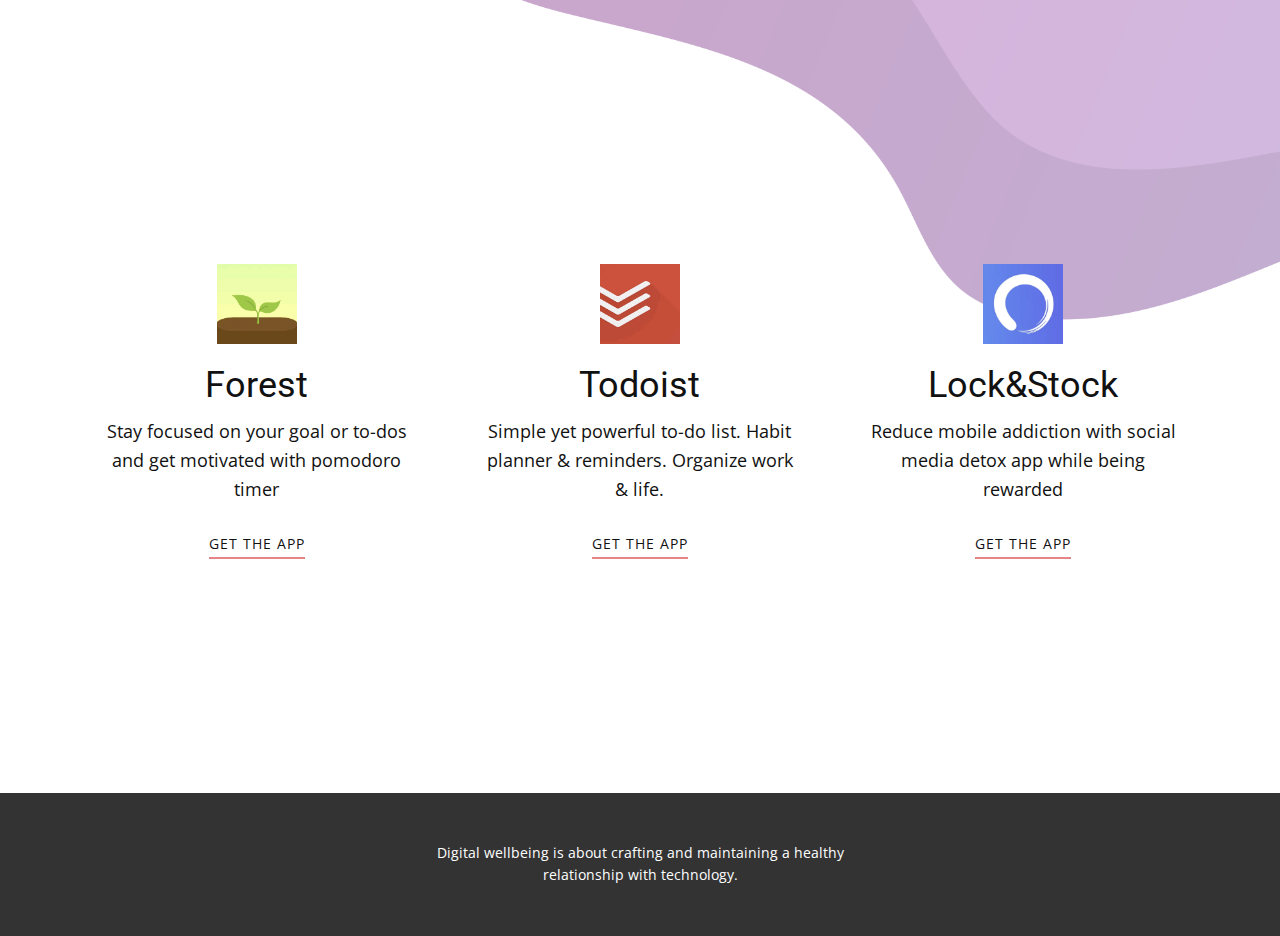
<file: Help-tools.html>
<!DOCTYPE html>
<html style="font-size: 16px;" lang="en"><head>
    <meta name="viewport" content="width=device-width, initial-scale=1.0">
    <meta charset="utf-8">
    <meta name="keywords" content="">
    <meta name="description" content="">
    <title>Help tools</title>
    <link rel="stylesheet" href="css/score.css" media="screen">
<link rel="stylesheet" href="css/Help-tools.css" media="screen">
    <script class="u-script" type="text/javascript" src="js/jquery_score.js" defer=""></script>
    <script class="u-script" type="text/javascript" src="js/score.js" defer=""></script>
    <meta name="generator" content="Nicepage 5.8.2, nicepage.com">
    <link id="u-theme-google-font" rel="stylesheet" href="https://fonts.googleapis.com/css?family=Roboto:100,100i,300,300i,400,400i,500,500i,700,700i,900,900i|Open+Sans:300,300i,400,400i,500,500i,600,600i,700,700i,800,800i">


    <script type="application/ld+json">{
		"@context": "http://schema.org",
		"@type": "Organization",
		"name": ""
}</script>
    <meta name="theme-color" content="#478ac9">
    <meta property="og:title" content="Help tools">
    <meta property="og:type" content="website">
  <meta data-intl-tel-input-cdn-path="intlTelInput/"></head>
  <body class="u-body u-xl-mode" data-lang="en">
    <section class="u-align-center u-clearfix u-valign-top u-section-1" id="sec-35ed">
      <img class="u-expanded-width u-image u-image-default u-opacity u-opacity-45 u-image-1" src="images/bg56.png" alt="" data-image-width="1980" data-image-height="1000">
      <div class="u-list u-list-1">
        <div class="u-repeater u-repeater-1">
          <div class="u-container-style u-list-item u-repeater-item">
            <div class="u-container-layout u-similar-container u-container-layout-1"><span class="u-file-icon u-icon u-icon-1"><img src="images/knksd.jpg" alt=""></span>
              <h3 class="u-align-center u-text u-text-default u-text-1">Forest</h3>
              <p class="u-align-center u-text u-text-2">Stay focused on your goal or to-dos and get motivated with pomodoro timer</p>
              <a href="https://play.google.com/store/apps/details?id=cc.forestapp" class="u-active-none u-border-2 u-border-palette-2-light-1 u-btn u-button-style u-hover-none u-none u-text-body-color u-btn-1" target="_blank">Get the app</a>
            </div>
          </div>
          <div class="u-align-center u-container-style u-list-item u-repeater-item">
            <div class="u-container-layout u-similar-container u-container-layout-2"><span class="u-file-icon u-icon u-icon-2"><img src="images/WhatsAppImage2023-04-13at01.44.39.jpg" alt=""></span>
              <h3 class="u-align-center u-text u-text-default u-text-3">Todoist</h3>
              <p class="u-align-center u-text u-text-4">Simple yet powerful to-do list. Habit planner &amp; reminders. Organize work &amp; life.</p>
              <a href="https://play.google.com/store/apps/details?id=com.todoist" class="u-active-none u-border-2 u-border-palette-2-light-1 u-btn u-button-style u-hover-none u-none u-text-body-color u-btn-2" target="_blank">Get the app</a>
            </div>
          </div>
          <div class="u-container-style u-list-item u-repeater-item">
            <div class="u-container-layout u-similar-container u-container-layout-3"><span class="u-file-icon u-icon u-icon-3"><img src="images/fee.jpg" alt=""></span>
              <h3 class="u-align-center u-text u-text-default u-text-5">Lock&amp;Stock</h3>
              <p class="u-align-center u-text u-text-6">Reduce mobile addiction with social media detox app while being rewarded</p>
              <a href="https://play.google.com/store/apps/details?id=com.locknstock" class="u-active-none u-border-2 u-border-palette-2-light-1 u-btn u-button-style u-hover-none u-none u-text-body-color u-btn-3" target="_blank">Get the app</a>
            </div>
          </div>
        </div>
      </div>
    </section>


    <footer class="u-align-center u-clearfix u-footer u-grey-80 u-footer" id="sec-3330"><div class="u-clearfix u-sheet u-valign-middle u-sheet-1">
        <p class="u-small-text u-text u-text-variant u-text-1">Digital wellbeing is about crafting and maintaining a healthy relationship with technology.</p>
      </div></footer>

</body></html>
</file>
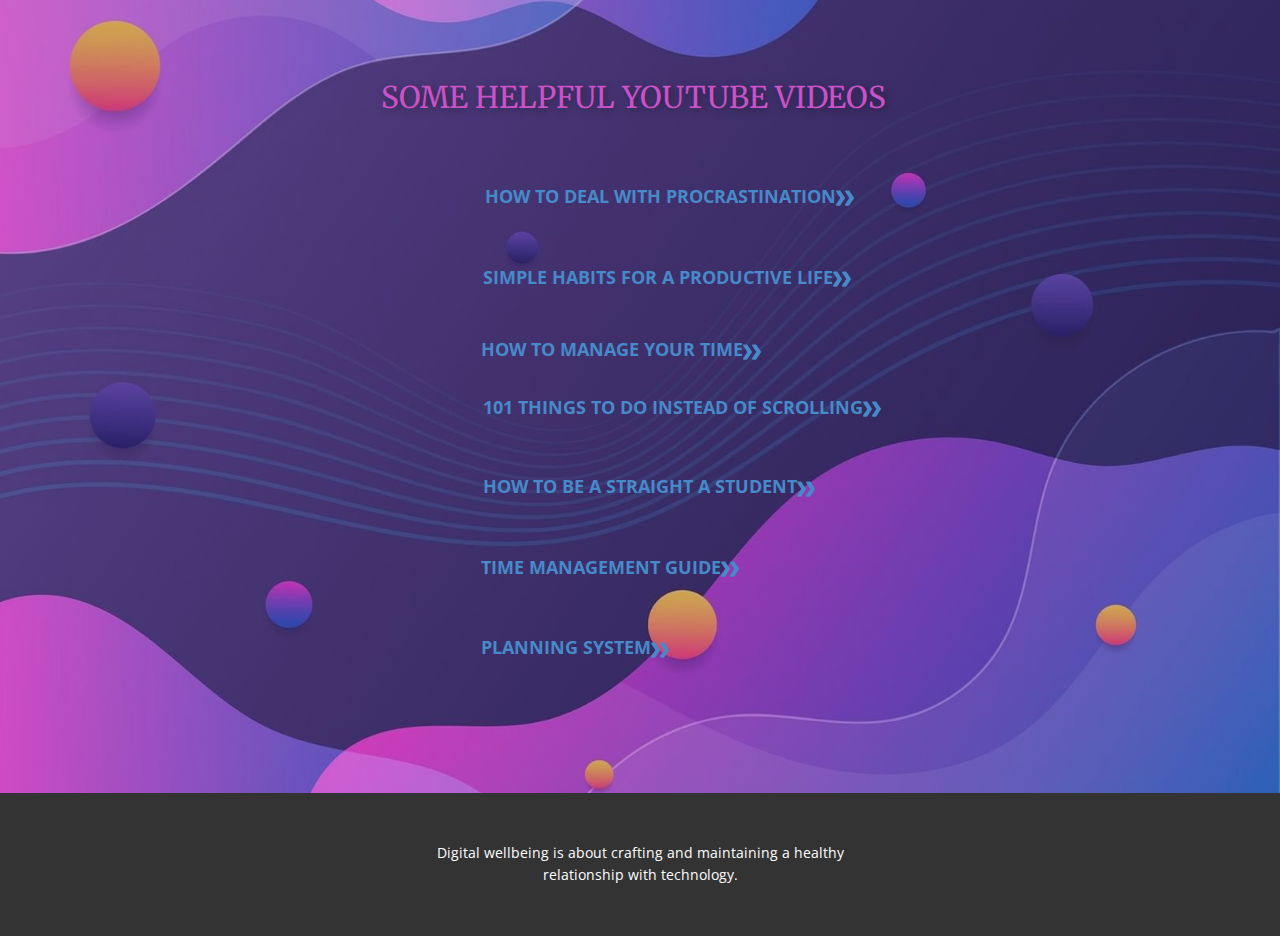
<file: Improvement-tips.html>
<!DOCTYPE html>
<html style="font-size: 16px;" lang="en"><head>
    <meta name="viewport" content="width=device-width, initial-scale=1.0">
    <meta charset="utf-8">
    
    <title>Improvement tips</title>
    <link rel="stylesheet" href="css/score.css" media="screen">
<link rel="stylesheet" href="css/Improvement-tips.css" media="screen">
    <script class="u-script" type="text/javascript" src="js/jquery_score.js" defer=""></script>
    <script class="u-script" type="text/javascript" src="js/score.js" defer=""></script>

    <link id="u-theme-google-font" rel="stylesheet" href="https://fonts.googleapis.com/css?family=Roboto:100,100i,300,300i,400,400i,500,500i,700,700i,900,900i|Open+Sans:300,300i,400,400i,500,500i,600,600i,700,700i,800,800i">
    <link id="u-page-google-font" rel="stylesheet" href="https://fonts.googleapis.com/css?family=Merriweather:300,300i,400,400i,700,700i,900,900i">



    <meta name="theme-color" content="#478ac9">
    <meta property="og:title" content="Improvement tips">
    <meta property="og:type" content="website">
  <meta data-intl-tel-input-cdn-path="intlTelInput/"></head>
  <body class="u-body u-xl-mode" data-lang="en">
    <section class="u-clearfix u-image u-shading u-section-1" id="sec-a863" data-image-width="1620" data-image-height="1080">
      <div class="u-clearfix u-sheet u-sheet-1">
        <p class="u-large-text u-text u-text-custom-color-2 u-text-variant u-text-1">Some helpful youtube videos&nbsp;</p>
        <a href="https://youtu.be/Jr9NbNify00" class="u-btn u-button-style u-none u-text-hover-palette-2-base u-text-palette-1-base u-btn-1" target="_blank">how to deal with procrastination<span class="u-icon u-text-palette-1-base"><svg class="u-svg-content" viewBox="0 -32 426.66667 426" style="width: 1em; height: 1em;"><path d="m213.332031 181.667969c0 4.265625-1.277343 8.53125-3.625 11.730469l-106.667969 160c-3.839843 5.761718-10.238281 9.601562-17.707031 9.601562h-64c-11.730469 0-21.332031-9.601562-21.332031-21.332031 0-4.269531 1.28125-8.535157 3.625-11.734375l98.773438-148.265625-98.773438-148.269531c-2.34375-3.199219-3.625-7.464844-3.625-11.730469 0-11.734375 9.601562-21.335938 21.332031-21.335938h64c7.46875 0 13.867188 3.839844 17.707031 9.601563l106.667969 160c2.347657 3.199218 3.625 7.464844 3.625 11.734375zm0 0"></path><path d="m426.667969 181.667969c0 4.265625-1.28125 8.53125-3.628907 11.730469l-106.664062 160c-3.839844 5.761718-10.242188 9.601562-17.707031 9.601562h-64c-11.734375 0-21.335938-9.601562-21.335938-21.332031 0-4.269531 1.28125-8.535157 3.628907-11.734375l98.773437-148.265625-98.773437-148.269531c-2.347657-3.199219-3.628907-7.464844-3.628907-11.730469 0-11.734375 9.601563-21.335938 21.335938-21.335938h64c7.464843 0 13.867187 3.839844 17.707031 9.601563l106.664062 160c2.347657 3.199218 3.628907 7.464844 3.628907 11.734375zm0 0"></path></svg></span>
        </a>
        <a href="https://youtu.be/FGRv5bSIgPU" class="u-btn u-button-style u-none u-text-hover-palette-2-base u-text-palette-1-base u-btn-2" target="_blank">Simple habits for a productive life<span class="u-icon u-text-palette-1-base"><svg class="u-svg-content" viewBox="0 -32 426.66667 426" style="width: 1em; height: 1em;"><path d="m213.332031 181.667969c0 4.265625-1.277343 8.53125-3.625 11.730469l-106.667969 160c-3.839843 5.761718-10.238281 9.601562-17.707031 9.601562h-64c-11.730469 0-21.332031-9.601562-21.332031-21.332031 0-4.269531 1.28125-8.535157 3.625-11.734375l98.773438-148.265625-98.773438-148.269531c-2.34375-3.199219-3.625-7.464844-3.625-11.730469 0-11.734375 9.601562-21.335938 21.332031-21.335938h64c7.46875 0 13.867188 3.839844 17.707031 9.601563l106.667969 160c2.347657 3.199218 3.625 7.464844 3.625 11.734375zm0 0"></path><path d="m426.667969 181.667969c0 4.265625-1.28125 8.53125-3.628907 11.730469l-106.664062 160c-3.839844 5.761718-10.242188 9.601562-17.707031 9.601562h-64c-11.734375 0-21.335938-9.601562-21.335938-21.332031 0-4.269531 1.28125-8.535157 3.628907-11.734375l98.773437-148.265625-98.773437-148.269531c-2.347657-3.199219-3.628907-7.464844-3.628907-11.730469 0-11.734375 9.601563-21.335938 21.335938-21.335938h64c7.464843 0 13.867187 3.839844 17.707031 9.601563l106.664062 160c2.347657 3.199218 3.628907 7.464844 3.628907 11.734375zm0 0"></path></svg></span>
        </a>
        <a href="https://youtu.be/ouh49_uK768" class="u-btn u-button-style u-none u-text-hover-palette-2-base u-text-palette-1-base u-btn-3" target="_blank">How to manage your time<span class="u-icon u-text-palette-1-base"><svg class="u-svg-content" viewBox="0 -32 426.66667 426" style="width: 1em; height: 1em;"><path d="m213.332031 181.667969c0 4.265625-1.277343 8.53125-3.625 11.730469l-106.667969 160c-3.839843 5.761718-10.238281 9.601562-17.707031 9.601562h-64c-11.730469 0-21.332031-9.601562-21.332031-21.332031 0-4.269531 1.28125-8.535157 3.625-11.734375l98.773438-148.265625-98.773438-148.269531c-2.34375-3.199219-3.625-7.464844-3.625-11.730469 0-11.734375 9.601562-21.335938 21.332031-21.335938h64c7.46875 0 13.867188 3.839844 17.707031 9.601563l106.667969 160c2.347657 3.199218 3.625 7.464844 3.625 11.734375zm0 0"></path><path d="m426.667969 181.667969c0 4.265625-1.28125 8.53125-3.628907 11.730469l-106.664062 160c-3.839844 5.761718-10.242188 9.601562-17.707031 9.601562h-64c-11.734375 0-21.335938-9.601562-21.335938-21.332031 0-4.269531 1.28125-8.535157 3.628907-11.734375l98.773437-148.265625-98.773437-148.269531c-2.347657-3.199219-3.628907-7.464844-3.628907-11.730469 0-11.734375 9.601563-21.335938 21.335938-21.335938h64c7.464843 0 13.867187 3.839844 17.707031 9.601563l106.664062 160c2.347657 3.199218 3.628907 7.464844 3.628907 11.734375zm0 0"></path></svg></span>
        </a>
        <a href="https://youtu.be/3a3Nv2aQqyo" class="u-btn u-button-style u-none u-text-hover-palette-2-base u-text-palette-1-base u-btn-4" target="_blank">101 things to do instead of scrolling<span class="u-icon u-text-palette-1-base"><svg class="u-svg-content" viewBox="0 -32 426.66667 426" style="width: 1em; height: 1em;"><path d="m213.332031 181.667969c0 4.265625-1.277343 8.53125-3.625 11.730469l-106.667969 160c-3.839843 5.761718-10.238281 9.601562-17.707031 9.601562h-64c-11.730469 0-21.332031-9.601562-21.332031-21.332031 0-4.269531 1.28125-8.535157 3.625-11.734375l98.773438-148.265625-98.773438-148.269531c-2.34375-3.199219-3.625-7.464844-3.625-11.730469 0-11.734375 9.601562-21.335938 21.332031-21.335938h64c7.46875 0 13.867188 3.839844 17.707031 9.601563l106.667969 160c2.347657 3.199218 3.625 7.464844 3.625 11.734375zm0 0"></path><path d="m426.667969 181.667969c0 4.265625-1.28125 8.53125-3.628907 11.730469l-106.664062 160c-3.839844 5.761718-10.242188 9.601562-17.707031 9.601562h-64c-11.734375 0-21.335938-9.601562-21.335938-21.332031 0-4.269531 1.28125-8.535157 3.628907-11.734375l98.773437-148.265625-98.773437-148.269531c-2.347657-3.199219-3.628907-7.464844-3.628907-11.730469 0-11.734375 9.601563-21.335938 21.335938-21.335938h64c7.464843 0 13.867187 3.839844 17.707031 9.601563l106.664062 160c2.347657 3.199218 3.628907 7.464844 3.628907 11.734375zm0 0"></path></svg></span>
        </a>
        <a href="https://youtu.be/X7ypsOSvy-A" class="u-btn u-button-style u-none u-text-hover-palette-2-base u-text-palette-1-base u-btn-5" target="_blank">How to be a straight A student<span class="u-icon u-text-palette-1-base"><svg class="u-svg-content" viewBox="0 -32 426.66667 426" style="width: 1em; height: 1em;"><path d="m213.332031 181.667969c0 4.265625-1.277343 8.53125-3.625 11.730469l-106.667969 160c-3.839843 5.761718-10.238281 9.601562-17.707031 9.601562h-64c-11.730469 0-21.332031-9.601562-21.332031-21.332031 0-4.269531 1.28125-8.535157 3.625-11.734375l98.773438-148.265625-98.773438-148.269531c-2.34375-3.199219-3.625-7.464844-3.625-11.730469 0-11.734375 9.601562-21.335938 21.332031-21.335938h64c7.46875 0 13.867188 3.839844 17.707031 9.601563l106.667969 160c2.347657 3.199218 3.625 7.464844 3.625 11.734375zm0 0"></path><path d="m426.667969 181.667969c0 4.265625-1.28125 8.53125-3.628907 11.730469l-106.664062 160c-3.839844 5.761718-10.242188 9.601562-17.707031 9.601562h-64c-11.734375 0-21.335938-9.601562-21.335938-21.332031 0-4.269531 1.28125-8.535157 3.628907-11.734375l98.773437-148.265625-98.773437-148.269531c-2.347657-3.199219-3.628907-7.464844-3.628907-11.730469 0-11.734375 9.601563-21.335938 21.335938-21.335938h64c7.464843 0 13.867187 3.839844 17.707031 9.601563l106.664062 160c2.347657 3.199218 3.628907 7.464844 3.628907 11.734375zm0 0"></path></svg></span>
        </a>
        <a href="https://youtu.be/QzX9SG83U8k" class="u-btn u-button-style u-none u-text-hover-palette-2-base u-text-palette-1-base u-btn-6" target="_blank">Time management guide<span class="u-icon u-text-palette-1-base"><svg class="u-svg-content" viewBox="0 -32 426.66667 426" style="width: 1em; height: 1em;"><path d="m213.332031 181.667969c0 4.265625-1.277343 8.53125-3.625 11.730469l-106.667969 160c-3.839843 5.761718-10.238281 9.601562-17.707031 9.601562h-64c-11.730469 0-21.332031-9.601562-21.332031-21.332031 0-4.269531 1.28125-8.535157 3.625-11.734375l98.773438-148.265625-98.773438-148.269531c-2.34375-3.199219-3.625-7.464844-3.625-11.730469 0-11.734375 9.601562-21.335938 21.332031-21.335938h64c7.46875 0 13.867188 3.839844 17.707031 9.601563l106.667969 160c2.347657 3.199218 3.625 7.464844 3.625 11.734375zm0 0"></path><path d="m426.667969 181.667969c0 4.265625-1.28125 8.53125-3.628907 11.730469l-106.664062 160c-3.839844 5.761718-10.242188 9.601562-17.707031 9.601562h-64c-11.734375 0-21.335938-9.601562-21.335938-21.332031 0-4.269531 1.28125-8.535157 3.628907-11.734375l98.773437-148.265625-98.773437-148.269531c-2.347657-3.199219-3.628907-7.464844-3.628907-11.730469 0-11.734375 9.601563-21.335938 21.335938-21.335938h64c7.464843 0 13.867187 3.839844 17.707031 9.601563l106.664062 160c2.347657 3.199218 3.628907 7.464844 3.628907 11.734375zm0 0"></path></svg></span>
        </a>
        <a href="https://youtu.be/vO9lKj382yI" class="u-btn u-button-style u-none u-text-hover-palette-2-base u-text-palette-1-base u-btn-7" target="_blank">planning system<span class="u-icon u-text-palette-1-base"><svg class="u-svg-content" viewBox="0 -32 426.66667 426" style="width: 1em; height: 1em;"><path d="m213.332031 181.667969c0 4.265625-1.277343 8.53125-3.625 11.730469l-106.667969 160c-3.839843 5.761718-10.238281 9.601562-17.707031 9.601562h-64c-11.730469 0-21.332031-9.601562-21.332031-21.332031 0-4.269531 1.28125-8.535157 3.625-11.734375l98.773438-148.265625-98.773438-148.269531c-2.34375-3.199219-3.625-7.464844-3.625-11.730469 0-11.734375 9.601562-21.335938 21.332031-21.335938h64c7.46875 0 13.867188 3.839844 17.707031 9.601563l106.667969 160c2.347657 3.199218 3.625 7.464844 3.625 11.734375zm0 0"></path><path d="m426.667969 181.667969c0 4.265625-1.28125 8.53125-3.628907 11.730469l-106.664062 160c-3.839844 5.761718-10.242188 9.601562-17.707031 9.601562h-64c-11.734375 0-21.335938-9.601562-21.335938-21.332031 0-4.269531 1.28125-8.535157 3.628907-11.734375l98.773437-148.265625-98.773437-148.269531c-2.347657-3.199219-3.628907-7.464844-3.628907-11.730469 0-11.734375 9.601563-21.335938 21.335938-21.335938h64c7.464843 0 13.867187 3.839844 17.707031 9.601563l106.664062 160c2.347657 3.199218 3.628907 7.464844 3.628907 11.734375zm0 0"></path></svg></span>
        </a>
        <p class="u-hidden-lg u-hidden-xl u-large-text u-text u-text-custom-color-2 u-text-variant u-text-2">Some helpful youtube videos </p>
      </div>
    </section>


    <footer class="u-align-center u-clearfix u-footer u-grey-80 u-footer" id="sec-3330"><div class="u-clearfix u-sheet u-valign-middle u-sheet-1">
        <p class="u-small-text u-text u-text-variant u-text-1">Digital wellbeing is about crafting and maintaining a healthy relationship with technology.</p>
      </div></footer>

</body></html>
</file>
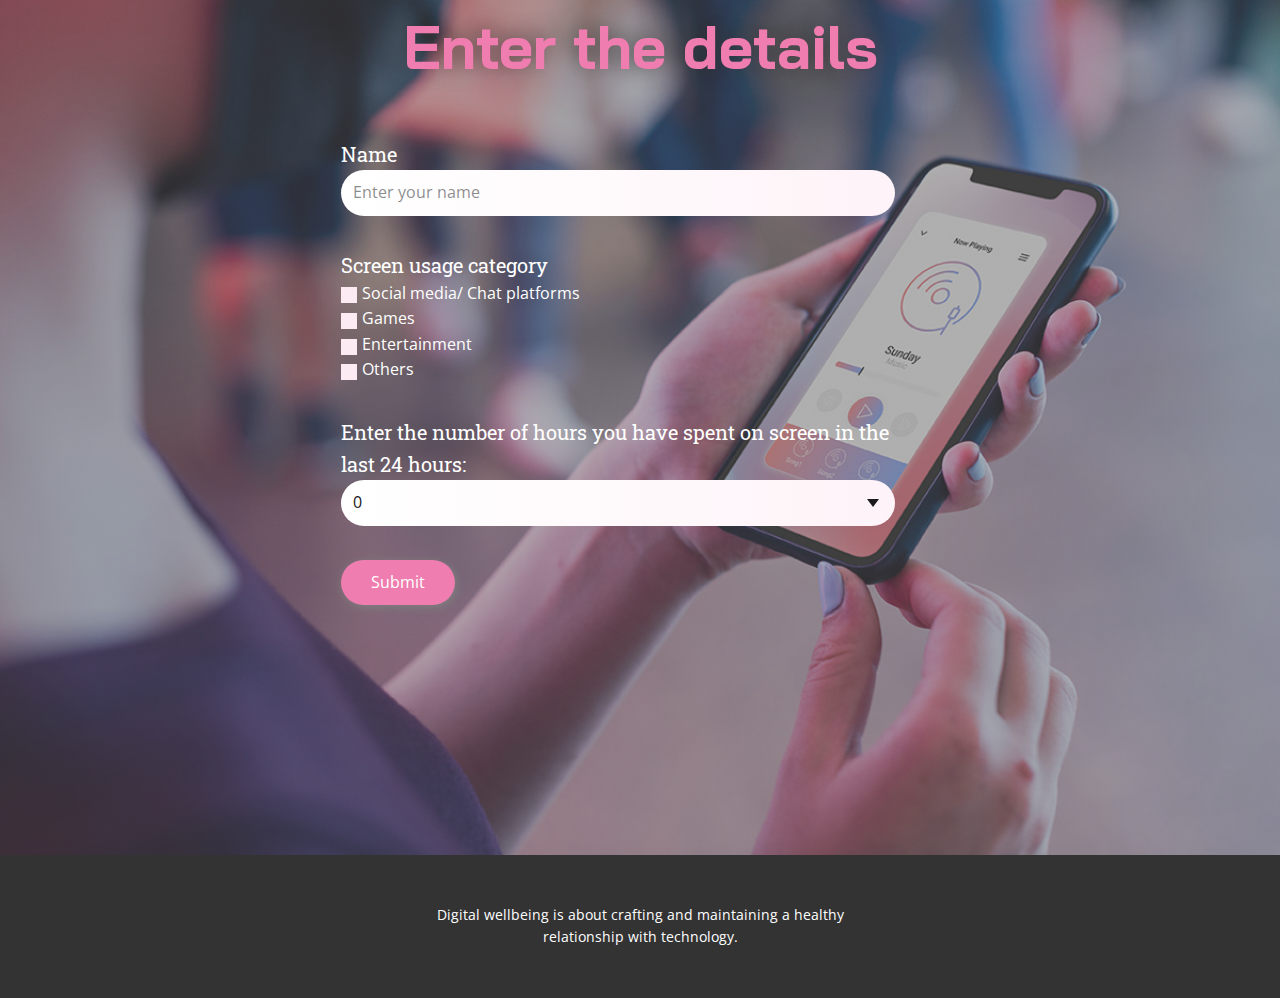
<file: Input-page.html>
<!DOCTYPE html>
<html style="font-size: 16px;" lang="en"><head>
    <meta name="viewport" content="width=device-width, initial-scale=1.0">
    <meta charset="utf-8">

    <title>Input page</title>
    <link rel="stylesheet" href="css/nicepage.css" media="screen">
    <link rel="stylesheet" href="css/Input-page.css" media="screen">
    <script class="u-script" type="text/javascript" src="js/jquery.js" defer=""></script>
    <script class="u-script" type="text/javascript" src="js/nicepage.js" defer=""></script>

    <link id="u-theme-google-font" rel="stylesheet" href="https://fonts.googleapis.com/css?family=Open+Sans:300,300i,400,400i,500,500i,600,600i,700,700i,800,800i|Bai+Jamjuree:200,200i,300,300i,400,400i,500,500i,600,600i,700,700i">
    <link id="u-page-google-font" rel="stylesheet" href="https://fonts.googleapis.com/css?family=Roboto+Slab:100,200,300,400,500,600,700,800,900">


    <script>
  function calculateScore() {
    var name = document.getElementById("name").value;
    var hour = document.getElementById("hour").value;
    var score;
    if (hour >= 0 && hour <= 2) {
      score = 10;
    } else if (hour >= 2 && hour <= 3) {
      score = 9
    } else if (hour >= 3 && hour <= 4) {
      score = 8;
    } else if (hour >= 4 && hour <= 5) {
      score = 7;
    } else if (hour >= 5 && hour <= 6) {
      score = 6;
    } else if (hour >= 6 && hour <= 7) {
      score = 5;
    } else if (hour >= 7 && hour <= 9) {
      score = 4;
    } else if (hour >= 9 && hour <= 11){
      score = 2;
    } else if (hour >= 11 && hour <= 13){
      score = 1;
    } else if (hour >= 13 && hour <= 24){
      score = 0;
    }
    var categories = [];
    var checkboxes = document.getElementsByName("category[]");
    for (var i = 0; i < checkboxes.length; i++) {
      if (checkboxes[i].checked) {
        categories.push(checkboxes[i].value);
      }
    }
    localStorage.setItem("score", score);
    localStorage.setItem("name", name);
    localStorage.setItem("categories", JSON.stringify(categories));
    window.location.href = score + ".html";
}
</script>
  <meta name="theme-color" content="#e84a90">
  <meta property="og:title" content="Input page">
  <meta property="og:type" content="website">
<meta data-intl-tel-input-cdn-path="intlTelInput/"></head>

  </head>
  <body class="u-body u-xl-mode" data-lang="en">
    <section class="u-align-center u-clearfix u-image u-shading u-section-1" id="sec-e6e5" data-image-width="1200" data-image-height="801">
      <div class="u-clearfix u-sheet u-sheet-1">
        <h2 class="u-align-center u-text u-text-default u-text-palette-1-light-1 u-text-1" data-animation-name="pulse" data-animation-duration="1000" data-animation-direction="">Enter the details</h2>
        <div class="u-align-center-lg u-align-center-md u-align-center-sm u-align-center-xs u-form u-form-1">

          <form onsubmit="event.preventDefault(); calculateScore();" class="u-clearfix u-form-spacing-33 u-form-vertical u-inner-form" style="padding: 8px;">
            <div class="u-form-group u-form-name u-label-top">
              <label for="name" class="u-custom-font u-font-roboto-slab u-label u-label-1">Name</label>
              <input type="text" placeholder="Enter your name" id="name" name="name" class="u-border-none u-gradient u-input u-input-rectangle u-none u-radius-50 u-text-grey-90 u-input-1" required="">
            </div>
            <div class="u-form-checkbox-group u-form-group u-form-input-layout-vertical u-label-top u-form-group-2">
              <label class="u-custom-font u-font-roboto-slab u-label u-label-2">Screen usage category</label>
              <div class="u-form-checkbox-group-wrapper">
                <div class="u-input-row">
                  <input id="games" type="checkbox" name="category[]" value="Social media/ Chat platforms" class="u-active-palette-1-base u-field-input u-hover-palette-1-light-1 u-palette-1-light-3">
                  <label class="u-custom-font u-field-label u-font-open-sans" for="field-5c5e">Social media/ Chat platforms</label>
                </div>
                <div class="u-input-row">
                  <input id="games" type="checkbox" name="category[]" value="Games" class="u-active-palette-1-base u-field-input u-hover-palette-1-light-1 u-palette-1-light-3">
                  <label class="u-custom-font u-field-label u-font-open-sans" for="field-5c5e">Games</label>
                </div>
                <div class="u-input-row">
                  <input id="entertainment" type="checkbox" name="category[]" value="Entertainment" class="u-active-palette-1-base u-field-input u-hover-palette-1-light-1 u-palette-1-light-3">
                  <label class="u-custom-font u-field-label u-font-open-sans" for="field-759b">Entertainment</label>
                </div>
                <div class="u-input-row">
                  <input id="others" type="checkbox" name="category[]" value="Others" class="u-active-palette-1-base u-field-input u-hover-palette-1-light-1 u-palette-1-light-3">
                  <label class="u-custom-font u-field-label u-font-open-sans" for="field-4207">Others</label>
                </div>
              </div>
            </div>
            <div class="u-form-group u-form-select u-label-top u-form-group-3">
              <label for="select-7131" class="u-custom-font u-font-roboto-slab u-label u-label-3"> Enter the number of hours you have spent on screen in the last 24 hours:</label>
              <div class="u-form-select-wrapper">
                <select id="hour" name="hour" class="u-border-none u-gradient u-input u-input-rectangle u-none u-radius-50 u-text-grey-90 u-input-2" required="required">
                  <option data-calc="0" value="0">0</option>
                  <option value="1" data-calc="1">1</option>
                  <option value="2" data-calc="2">2</option>
                  <option value="3" data-calc="3">3</option>
                  <option data-calc="4" value="4">4</option>
                  <option data-calc="5" value="5">5</option>
                  <option data-calc="6" value="6">6</option>
                  <option data-calc="7" value="7">7</option>
                  <option data-calc="8" value="8">8</option>
                  <option data-calc="9" value="9">9</option>
                  <option data-calc="10" value="10">10</option>
                  <option data-calc="11" value="11">11</option>
                  <option data-calc="12" value="12">12</option>
                  <option data-calc="13" value="13">13</option>
                  <option data-calc="14" value="14">14</option>
                  <option data-calc="15" value="15">15</option>
                  <option data-calc="16" value="16">16</option>
                  <option data-calc="17" value="17">17</option>
                  <option data-calc="18" value="18">18</option>
                  <option data-calc="19" value="19">19</option>
                  <option data-calc="20" value="20">20</option>
                  <option data-calc="21" value="21">21</option>
                  <option data-calc="22" value="22">22</option>
                  <option data-calc="23" value="23">23</option>
                  <option data-calc="24" value="24">24</option>
                </select>
                <svg class="u-caret u-caret-svg u-text-grey-90" version="1.1" id="Layer_1" xmlns="http://www.w3.org/2000/svg" xmlns:xlink="http://www.w3.org/1999/xlink" x="0px" y="0px" width="16px" height="16px" viewBox="0 0 16 16" style="fill:currentColor;" xml:space="preserve"><polygon class="st0" points="8,12 2,4 14,4 "></polygon></svg>
              </div>
            </div>
            <div class="u-align-left u-form-group u-form-submit u-label-top">
              <input type="submit" value="submit" class="u-form-control-hidden">
              <a href="#" class="u-active-palette-1-base u-border-none u-btn u-btn-round u-btn-submit u-button-style u-hover-palette-1-base u-palette-1-light-1 u-radius-50 u-btn-1">Submit</a>
            </div>
          </form>
        </div>
      </div>
    </section>


    <footer class="u-align-center u-clearfix u-footer u-grey-80 u-footer" id="sec-5185"><div class="u-clearfix u-sheet u-sheet-1">
        <p class="u-small-text u-text u-text-variant u-text-1">Digital wellbeing is about crafting and maintaining a healthy relationship with technology.</p>
      </div></footer>

</body></html>
</file>
